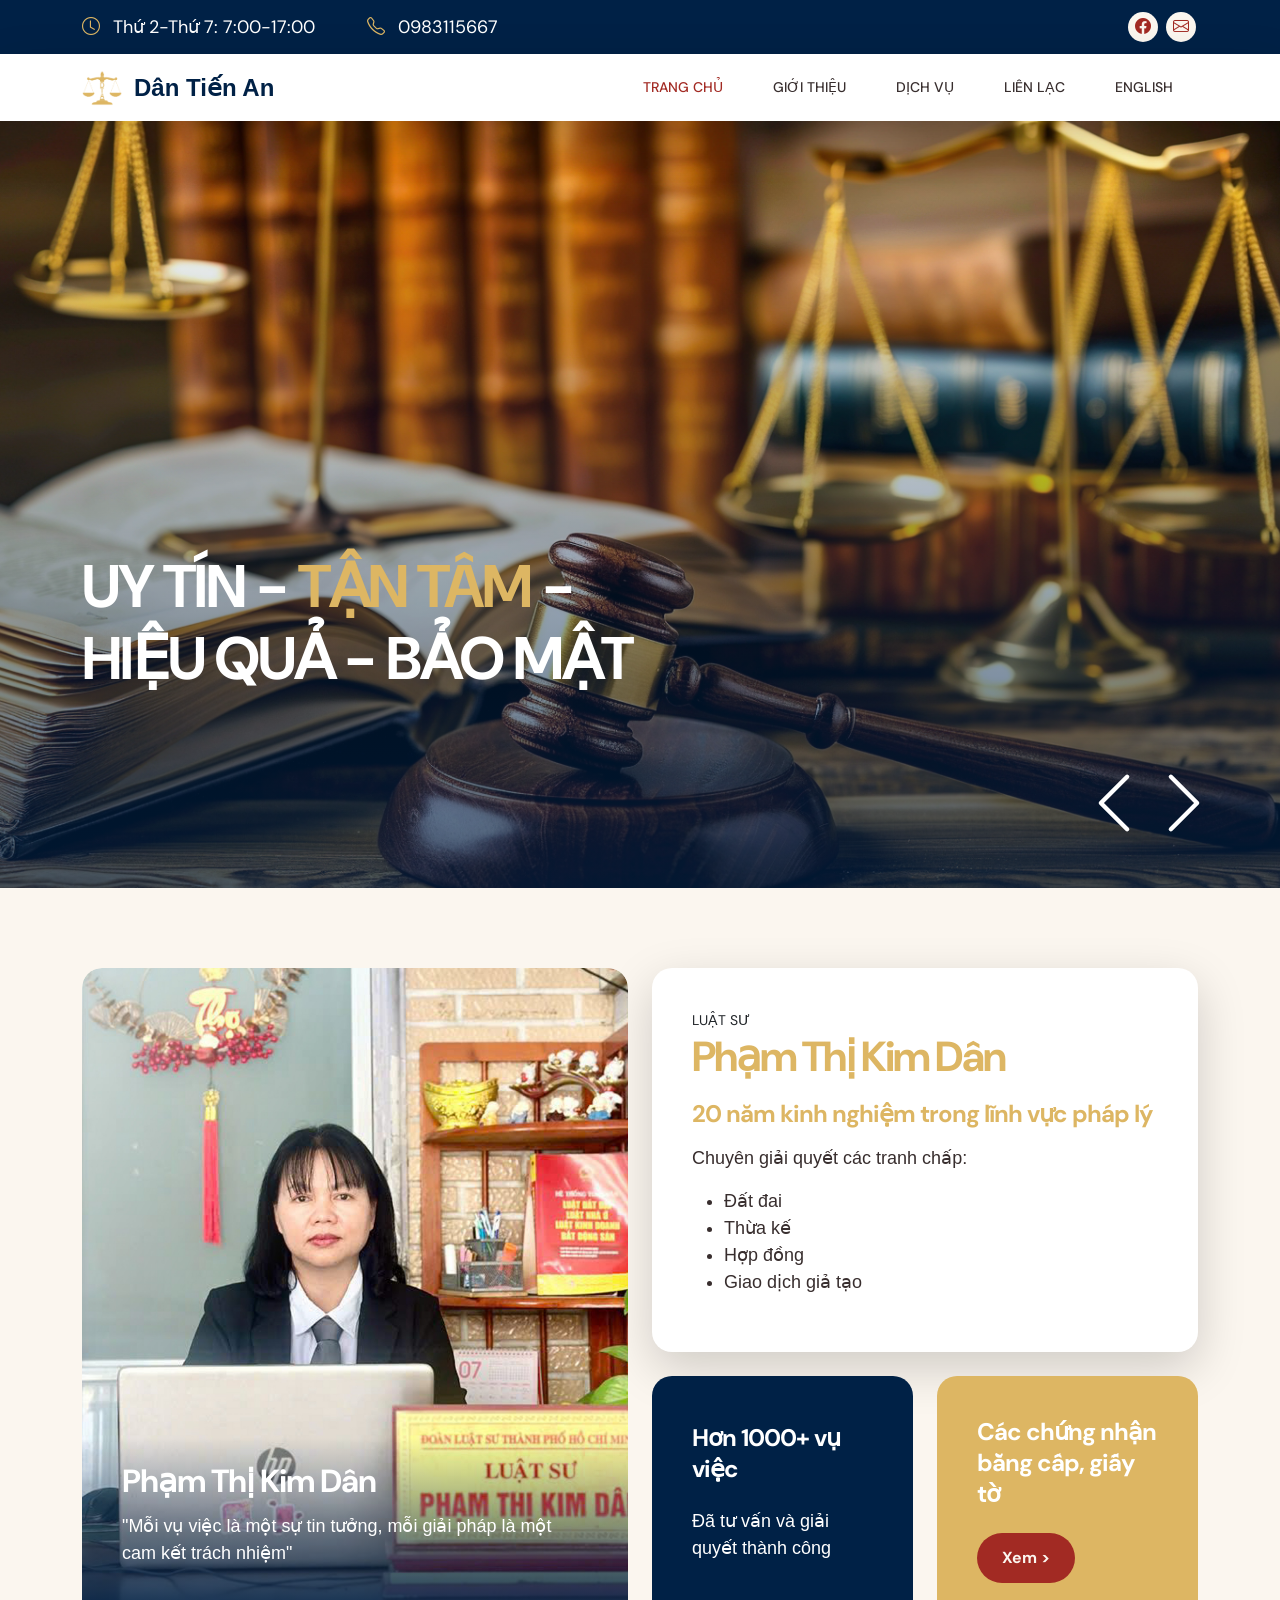
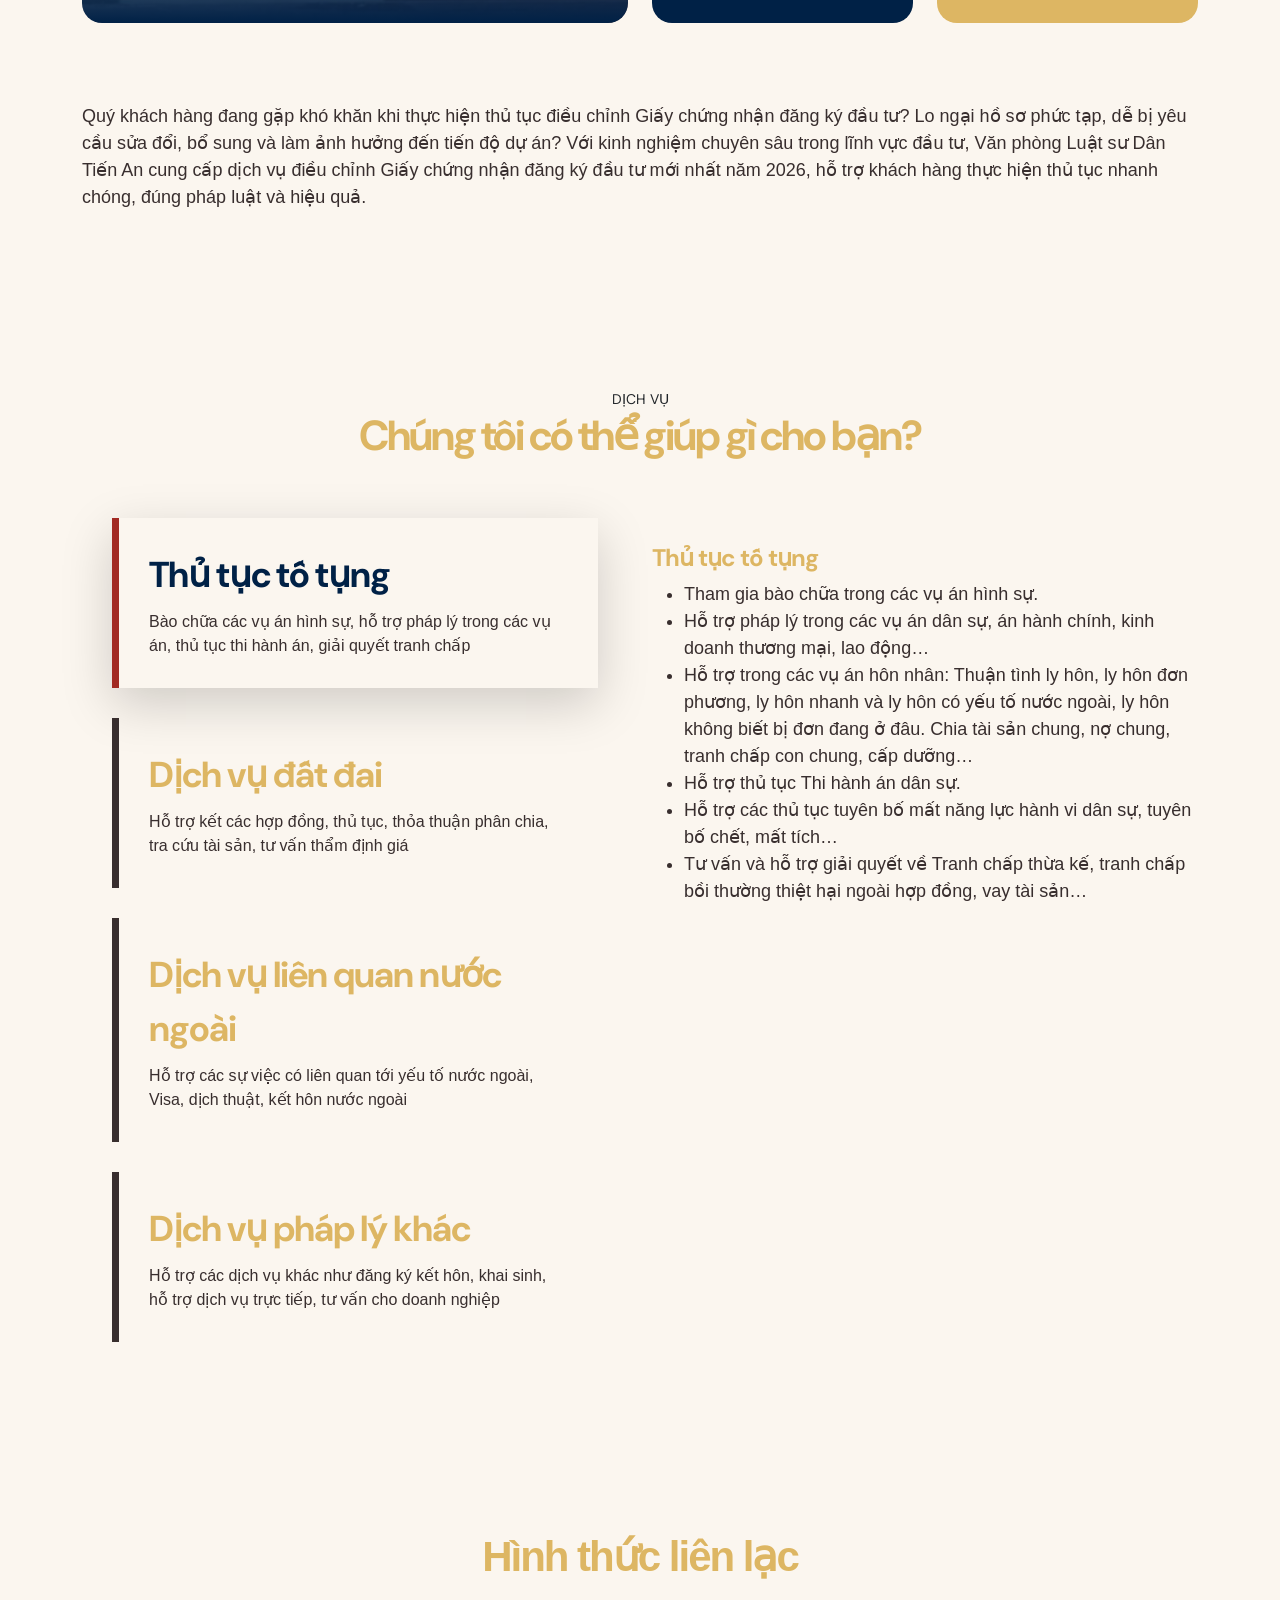
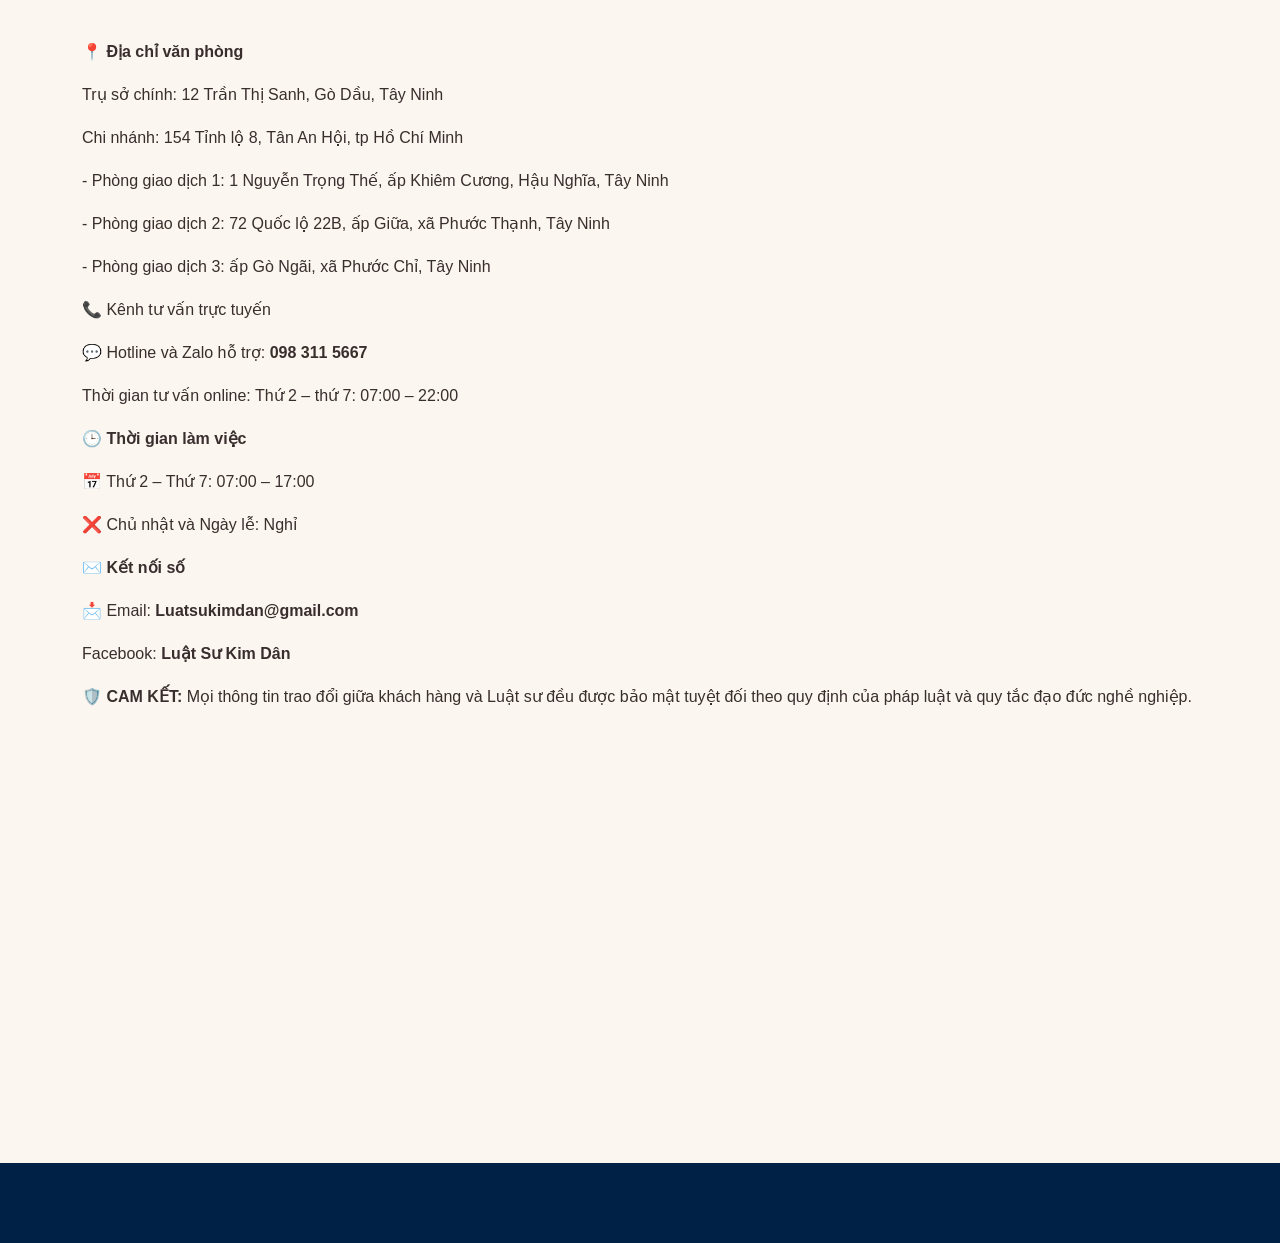
<file: index.html>
<!doctype html>
<html lang="en">
    <head>
        <meta charset="utf-8">
        <meta name="viewport" content="width=device-width, initial-scale=1">

        <meta name="description" content="">
        <meta name="author" content="Tooplate">
        <link rel="icon" href="images/logo.png">

        <title>VPLS Dân Tiến An</title>

        <!-- CSS FILES -->
        <link rel="preconnect" href="https://fonts.googleapis.com">
        
        <link rel="preconnect" href="https://fonts.gstatic.com" crossorigin>
        
        <link href="https://fonts.googleapis.com/css2?family=DM+Sans:wght@400;500;700&display=swap" rel="stylesheet">

        <link href="css/bootstrap.min.css" rel="stylesheet">

        <link href="css/bootstrap-icons.css" rel="stylesheet">

        <link href="css/magnific-popup.css" rel="stylesheet">

        <link href="css/tooplate-waso-strategy.css" rel="stylesheet">

        

    </head>
    
    <body id="section_1">

        <header class="site-header">
            <div class="container">
                <div class="row align-items-center">

                    <div class="col-lg-3 col-md-5 col-7">
                        <p class="text-white mb-0">
                            <i class="bi-clock site-header-icon me-2"></i>
                            Thứ 2-Thứ 7: 7:00-17:00
                        </p>
                    </div>
                    <div class="col-lg-2 col-md-3 col-5">
                        <p class="text-white mb-0">
                            <a href="tel: 0983115667" class="text-white">
                                <i class="bi-telephone site-header-icon me-2"></i>
                                0983115667
                            </a>
                        </p>
                    </div>

                    <div class="col-lg-3 col-md-3 col-12 ms-auto">
                        <ul class="social-icon">
                            <li><a href="https://www.facebook.com/dan.kim.52012/" class="social-icon-link bi-facebook"></a></li>
                            <li><a href="mailto:Luatsukimdan@gmail.com" class="social-icon-link bi-envelope"></a></li>
                        </ul>
                    </div>

                </div>
            </div>
        </header>

        <nav class="navbar navbar-expand-lg bg-white shadow-lg">
            <div class="container">

                 <a href="index.html" class="brand-container">
                    <img src="images/logo.png" alt="Logo" class="logo">
                    <span class="brand-name">Dân Tiến An</span>
                </a>

                <button class="navbar-toggler" type="button" data-bs-toggle="collapse" data-bs-target="#navbarNav" aria-controls="navbarNav" aria-expanded="false" aria-label="Toggle navigation">
                    <span class="navbar-toggler-icon"></span>
                </button>

                <div class="collapse navbar-collapse" id="navbarNav">
                    <ul class="navbar-nav ms-auto">
                        <li class="nav-item">
                            <a class="nav-link click-scroll" href="#section_1"><small class="small-title"><strong class="text-warning"></strong></small> Trang chủ</a>
                        </li>

                        <li class="nav-item">
                            <a class="nav-link click-scroll" href="#section_2"><small class="small-title"><strong class="text-warning"></strong></small> Giới thiệu</a>
                        </li>

                        <li class="nav-item">
                            <a class="nav-link click-scroll" href="#section_3"><small class="small-title"><strong class="text-warning"></strong></small> Dịch vụ</a>
                        </li>

                        <li class="nav-item">
                            <a class="nav-link click-scroll" href="#section_5"><small class="small-title"><strong class="text-warning"></strong></small> Liên lạc</a>
                        </li>
                        <li class="nav-item">
                            <a class="nav-link click-scroll" href="index-english.html"><small class="small-title"><strong class="text-warning"></strong></small> English</a>
                        </li>
                    </ul>
                <div>
                        
            </div>
        </nav>

        <main>
<!--

banner
-->
            <section class="hero">
                <div class="container-fluid h-100">
                    <div class="row h-100">

                        <div id="carouselExampleCaptions" class="carousel carousel-fade hero-carousel slide" data-bs-ride="carousel">
                            <div class="carousel-inner">
                                <div class="carousel-item active">
                                    <div class="container position-relative h-100">
                                        <div class="carousel-caption d-flex flex-column justify-content-center">


                                            <h1>UY TÍN - <span class="text-warning">TẬN TÂM </span> - HIỆU QUẢ - BẢO MẬT</h1>

                                        </div>
                                    </div>

                                    <div class="carousel-image-wrap">
                                        <img src="images/slide/banner1.jpg" class="img-fluid carousel-image" alt="">
                                    </div>
                                </div>

                                <div class="carousel-item">
                                    <div class="container position-relative h-100">
                                        <div class="carousel-caption d-flex flex-column justify-content-center">
                                           

                                            <h1>Khi quyền lợi của bạn bị ảnh hưởng <span class="text-warning"></span></h1>
                                            <h1> <span class="text-warning">Hãy để chúng tôi đồng hành cùng bạn</span></h1>

                                        </div>
                                    </div>
                                    
                                    <div class="carousel-image-wrap">
                                        <img src="images/slide/banner2.jpg" class="img-fluid carousel-image" alt="">
                                    </div>
                                </div>

                                <button class="carousel-control-prev" type="button" data-bs-target="#carouselExampleCaptions" data-bs-slide="prev">
                                    <span class="carousel-control-prev-icon" aria-hidden="true"></span>
                                    <span class="visually-hidden">Previous</span>
                                </button>

                                <button class="carousel-control-next" type="button" data-bs-target="#carouselExampleCaptions" data-bs-slide="next">
                                    <span class="carousel-control-next-icon" aria-hidden="true"></span>
                                    <span class="visually-hidden">Next</span>
                                </button>
                            </div>
                        </div>

                    </div>
                </div>
            </section>

<!--

Introduction to lawyer

-->
            <section class="about section-padding" id="section_2">
                <div class="container">
                    <div class="row">

                        <div class="col-lg-6 col-12 mb-5 mb-lg-0">
                            <div class="about-image-wrap h-100">
                                <img src="images/lawyer1.jpg" class="img-fluid about-image" alt="">

                                <div class="about-image-info">
                                    <h4 class="text-white">Phạm Thị Kim Dân</h4>

                                    <p class="text-white" style="font-family:Arial,Helvetica,sans-serif;">"Mỗi vụ việc là một sự tin tưởng, mỗi giải pháp là một cam kết trách nhiệm"</p>
                                </div>
                            </div>
                        </div>
                        

                        <div class="col-lg-6 col-12 d-flex flex-column">
                            <div class="about-thumb bg-white shadow-lg">
                                
                                <div class="about-info">
                                    <small class="small-title">Luật sư <strong class="text-warning"></strong></small>

                                    <h2 class="mb-3">Phạm Thị Kim Dân </h2>

                                    <h5 class="mb-3">20 năm kinh nghiệm trong lĩnh vực pháp lý</h5>

                                    <p style="font-family:Arial,Helvetica,sans-serif;">Chuyên giải quyết các tranh chấp:</p>

                                    <ul >
                                        <li style="font-family:Arial,Helvetica,sans-serif;">Đất đai</li>
                                        <li style="font-family:Arial,Helvetica,sans-serif;">Thừa kế</li>
                                        <li style="font-family:Arial,Helvetica,sans-serif;">Hợp đồng</li>
                                        <li style="font-family:Arial,Helvetica,sans-serif;">Giao dịch giả tạo</li>
                                    </ul>
                                        
                                </div>
                            </div>

                            <div class="row h-100">
                                <div class="col-lg-6 col-6">
                                     <div class="about-thumb d-flex flex-column justify-content-center bg-danger mb-lg-0 h-100">
                                        
                                        <div class="about-info">
                                            <h5 class="text-white mb-4">Hơn 1000+ vụ việc </h5>

                                            <p class="text-white" style="font-family:Arial,Helvetica,sans-serif;">Đã tư vấn và giải quyết thành công </p>
                                        </div>
                                    </div>
                                </div>
                                

                                <div class="col-lg-6 col-6">
                                        <div class="about-thumb d-flex flex-column justify-content-center bg-warning mb-lg-0 h-100">
                                        
                                        <div class="about-info">
                                            <h5 class="text-white mb-4">Các chứng nhận bằng cấp, giấy tờ</h5>

                                            <a class="custom-btn btn custom-bg-primary" href="certificates.html">Xem ></a>
                                        </div>
                                    </div>

                                </div>
                            </div>
                        </div>
                        <div style="padding-top: 80px; font-family:Arial,Helvetica,sans-serif;">  
                            <p style="font-family:Arial,Helvetica,sans-serif;">Quý khách hàng đang gặp khó khăn khi thực hiện thủ tục điều chỉnh Giấy chứng nhận đăng ký đầu tư? Lo ngại hồ sơ phức tạp, dễ bị yêu cầu sửa đổi, bổ sung và làm ảnh hưởng đến tiến độ dự án? Với kinh nghiệm chuyên sâu trong lĩnh vực đầu tư, Văn phòng Luật sư Dân Tiến An cung cấp dịch vụ điều chỉnh Giấy chứng nhận đăng ký đầu tư mới nhất năm 2026, hỗ trợ khách hàng thực hiện thủ tục nhanh chóng, đúng pháp luật và hiệu quả.</p>
                        </div>  
                    </div>
                </div>
            </section>

            <!--

Services

-->
            <section class="services section-padding" id="section_3">
                <div class="container">
                    <div class="row">
            <!--

dich vu

-->
                        <div class="col-lg-10 col-12 text-center mx-auto mb-5">
                            <small class="small-title" >Dịch vụ<strong class="text-warning"></strong></small>

                            <h2>Chúng tôi có thể giúp gì cho bạn?</h2>

                        </div>

                                    <!--

end dich vu

-->

                        <div class="col-lg-6 col-12">
                            <nav>
                                <div class="nav nav-tabs flex-column align-items-baseline" id="nav-tab" role="tablist">
                                    <button class="nav-link active" id="nav-business-tab" data-bs-toggle="tab" data-bs-target="#nav-business" type="button" role="tab" aria-controls="nav-business" aria-selected="true">
                                        <h3>Thủ tục tố tụng</h3>

                                        <span style="font-family:Arial,Helvetica,sans-serif;">Bào chữa các vụ án hình sự, hỗ trợ pháp lý trong các vụ án, thủ tục thi hành án, giải quyết tranh chấp</span>
                                    </button>

                                    <button class="nav-link" id="nav-strategy-tab" data-bs-toggle="tab" data-bs-target="#nav-strategy" type="button" role="tab" aria-controls="nav-strategy" aria-selected="false">
                                        <h3>Dịch vụ đất đai</h3>
                                        
                                        <span style="font-family:Arial,Helvetica,sans-serif;">Hỗ trợ kết các hợp đồng, thủ tục, thỏa thuận phân chia, tra cứu tài sản, tư vấn thẩm định giá</span>
                                    </button>

                                    <button class="nav-link" id="nav-video-tab" data-bs-toggle="tab" data-bs-target="#nav-video" type="button" role="tab" aria-controls="nav-video" aria-selected="false">
                                        <h3>Dịch vụ liên quan nước ngoài</h3>
                                        
                                        <span style="font-family:Arial,Helvetica,sans-serif;">Hỗ trợ các sự việc có liên quan tới yếu tố nước ngoài, Visa, dịch thuật, kết hôn nước ngoài</span>
                                    </button>
                                     <button class="nav-link" id="nav-other-tab" data-bs-toggle="tab" data-bs-target="#nav-other" type="button" role="tab" aria-controls="nav-other" aria-selected="false">
                                        <h3>Dịch vụ pháp lý khác</h3>
                                        
                                        <span style="font-family:Arial,Helvetica,sans-serif;">Hỗ trợ các dịch vụ khác như đăng ký kết hôn, khai sinh, hỗ trợ dịch vụ trực tiếp, tư vấn cho doanh nghiệp</span>
                                    </button>
                                </div>
                            </nav>
                        </div>

                        <div class="col-lg-6 col-12">
                            <div class="tab-content" id="nav-tabContent">
                                <div class="tab-pane fade show active" id="nav-business" role="tabpanel" aria-labelledby="nav-intro-tab">
                                    <!-- <img src="images/services/hotroLyhon.jpg" class="img-fluid" alt=""> -->

                                    <h5 class="mt-4 mb-2">Thủ tục tố tụng</h5>

                                    <ul style="font-family:Arial,Helvetica,sans-serif;">
                                        <li>Tham gia bào chữa trong các vụ án hình sự.</li>
                                        <li>Hỗ trợ pháp lý trong các vụ án dân sự, án hành chính, kinh doanh thương mại, lao động…</li>
                                        <li>Hỗ trợ trong các vụ án hôn nhân: Thuận tình ly hôn, ly hôn đơn phương, ly hôn nhanh và ly hôn có yếu tố nước ngoài, ly hôn không biết bị đơn đang ở đâu. Chia tài sản chung, nợ chung, tranh chấp con chung, cấp dưỡng…</li>
                                        <li>Hỗ trợ thủ tục Thi hành án dân sự.</li>
                                        <li>Hỗ trợ các thủ tục tuyên bố mất năng lực hành vi dân sự, tuyên bố chết, mất tích…</li>
                                        <li>Tư vấn và hỗ trợ giải quyết về Tranh chấp thừa kế, tranh chấp bồi thường thiệt hại ngoài hợp đồng, vay tài sản…</li>
                                    </ul>

                                </div>

                                <div class="tab-pane fade show" id="nav-strategy" role="tabpanel" aria-labelledby="nav-strategy-tab">
                                    <img src="images/services/hotroBatdongsan.jpg" class="img-fluid" alt="">

                                    <h5 class="mt-4 mb-2" >Dịch vụ đất đai</h5>

                                    <!-- <div class="row">
                                        <div class="col-lg-6 col-12">
                                            <p style="font-family:Arial,Helvetica,sans-serif;">Hỗ trợ</p>
                                        </div>
                                            
                                        <div class="col-lg-6 col-12">
                                            <p style="font-family:Arial,Helvetica,sans-serif;">Lorem ipsum </p>
                                        </div>
                                    </div> -->
                                    <ul style="font-family:Arial,Helvetica,sans-serif;">
                                        <li>Soạn thảo và hỗ trợ ký kết các hợp đồng: Đặt cọc, chuyển nhượng, tặng cho, cầm cố, thế chấp quyền sử dụng đất.</li>
                                        <li>Hỗ trợ thủ tục tách thửa, nhập thửa, chuyển bản đồ lưới…</li>
                                        <li>Hỗ trợ thủ tục thỏa thuận phân chia di sản thừa kế, lập di chúc.</li>
                                        <li>Hỗ trợ thủ tục cập nhật hiện trạng, cấp mới, cấp đổi…</li>
                                        <li>Hỗ trợ tra cứu tài sản tranh chấp, kiểm tra quy hoạch…</li>
                                        <li>Tư vấn đo đạc, thẩm định giá, thu thập tài liệu, chứng cứ (thừa phát lại)…</li>
                                    </ul>
                                </div>
                                <div class="tab-pane fade show" id="nav-video" role="tabpanel" aria-labelledby="nav-video-tab">
                                    <!-- <img src="images/services/thutucKhaisinh.jpg" class="img-fluid" alt=""> -->

                                    <h5 class="mt-4 mb-2">Dịch vụ liên quan nước ngoài</h5>

                                    <ul style="font-family:Arial,Helvetica,sans-serif;">
                                        <li>Gia hạn visa, miễn thị thực, hợp pháp hóa lãnh sự…</li>
                                        <li>Nhận hồ sơ dịch thuật văn bản.</li>
                                        <li>Đăng ký kết hôn có yếu tố nước ngoài.</li>
                                    </ul>

                                    
                                </div>


                                <div class="tab-pane fade show" id="nav-other" role="tabpanel" aria-labelledby="nav-video-tab">
                                    <img src="images/services/thutucKhaisinh.jpg" class="img-fluid" alt="">

                                    <h5 class="mt-4 mb-2">Dịch vụ pháp lý khác</h5>

                                    <ul style="font-family:Arial,Helvetica,sans-serif;">
                                        <li>Hỗ trợ đăng ký kết hôn, đăng ký khai sinh, công nhận hoặc không công nhận cha mẹ con…</li>
                                        <li>Hỗ trợ dịch vụ hành chính công trực tuyến.</li>
                                        <li>Tư vấn đầu tư và pháp lý cho doanh nghiệp.</li>
                                        <li>Hỗ trợ đăng ký kinh doanh, đăng ký thành lập doanh nghiệp…</li>
                                    </ul>

                                </div>
                                


                            </div>
                        </div>
<!--
                <div class="container">
                    <div class="row">

                        <div class="col-lg-10 col-12 text-center mx-auto mb-5">
                            <small class="small-title">--- <strong class="text-warning"></strong></small>

                            <h2>Các lĩnh vực khác</h2>
                        </div>
                                   

                        <div class="col-lg-4 col-12">
                            <div class="projects-thumb projects-thumb-small">
                                
                                    <img src="images/projects/tempt1.jpg" class="img-fluid projects-image" alt="">
                                    
                                    <div class="projects-info">
                                        <div class="projects-title-wrap">
                                           
                                            

                                            <h2 class="projects-title">linhvuc</h2>
                                        </div>

                                    </div>
                                </a>
                            </div>
                        </div>

                        <div class="col-lg-4 col-12">
                            <div class="projects-thumb projects-thumb-small">
                                
                                    <img src="images/projects/tempt1.jpg" class="img-fluid projects-image" alt="">
                                    
                                    <div class="projects-info">
                                        <div class="projects-title-wrap">
                                           
       

                                            <h2 class="projects-title">linhvuc</h2>
                                        </div>

                                    </div>
                                </a>
                            </div>
                        </div>

                        <div class="col-lg-4 col-12">
                            <div class="projects-thumb projects-thumb-small">
                                
                                    <img src="images/projects/tempt1.jpg" class="img-fluid projects-image" alt="">
                                    
                                    <div class="projects-info">
                                        <div class="projects-title-wrap">
                                            
       

                                            <h2 class="projects-title">linhvuc</h2>
                                        </div>

                                    </div>
                                </a>
                            </div>
                        </div>

                        <div class="col-lg-4 col-12">
                            <div class="projects-thumb projects-thumb-small">
                                
                                    <img src="images/projects/tempt1.jpg" class="img-fluid projects-image" alt="">
                                    
                                    <div class="projects-info">
                                        <div class="projects-title-wrap">
                                            
       

                                            <h2 class="projects-title">linhvuc</h2>
                                        </div>

                                    </div>
                                </a>
                            </div>
                        </div>

                        <div class="col-lg-4 col-12">
                            <div class="projects-thumb projects-thumb-small">
                                
                                    <img src="images/projects/tempt1.jpg" class="img-fluid projects-image" alt="">
                                    
                                    <div class="projects-info">
                                        <div class="projects-title-wrap">
                                            
       

                                            <h2 class="projects-title">linhvuc</h2>
                                        </div>

                                    </div>
                                </a>
                            </div>
                        </div>

                        <div class="col-lg-4 col-12">
                            <div class="projects-thumb projects-thumb-small">
                                
                                    <img src="images/projects/tempt1.jpg" class="img-fluid projects-image" alt="">
                                    
                                    <div class="projects-info">
                                        <div class="projects-title-wrap">
                                            
                                        <h2 class="projects-title">linhvuc</h2>
                                        </div>
                                        -->

                                    </div>
                                </a>
                            </div>
                        </div>
                    </div>
                </div>

                        

                    </div>
                </div>
            </section>

            <section class="projects section-padding pb-0" id="section_4">
                <div class="container">
                    <div class="row">

                        <div class="col-lg-10 col-12 text-center mx-auto mb-5">
                            <small class="small-title"> <strong class="text-warning"></strong></small>

                            <h2 style="font-family:Arial,Helvetica,sans-serif;">Hình thức liên lạc</h2>
                        </div>
                            
                                                    
                            <p style="text-align: justify;"><span style="font-size:16px;"><span style="font-family:Arial,Helvetica,sans-serif;">📍<strong> Địa chỉ văn phòng</strong></span></span></p>

                            <p style="text-align: justify;"><span style="font-size:16px;"><span style="font-family:Arial,Helvetica,sans-serif;">Trụ sở chính:
12 Trần Thị Sanh, Gò Dầu, Tây Ninh</span></span></p>
                            <p style="text-align: justify;"><span style="font-size:16px;"><span style="font-family:Arial,Helvetica,sans-serif;">Chi nhánh:
154 Tỉnh lộ 8, Tân An Hội, tp Hồ Chí Minh</span></span></p>
                            <p style="text-align: justify;"><span style="font-size:16px;"><span style="font-family:Arial,Helvetica,sans-serif;"> - Phòng giao dịch 1:
1 Nguyễn Trọng Thế, ấp Khiêm Cương, Hậu Nghĩa, Tây Ninh</span></span></p>
                            <p style="text-align: justify;"><span style="font-size:16px;"><span style="font-family:Arial,Helvetica,sans-serif;"> - Phòng giao dịch 2:
72 Quốc lộ 22B, ấp Giữa, xã Phước Thạnh, Tây Ninh</span></span></p>
                            <p style="text-align: justify;"><span style="font-size:16px;"><span style="font-family:Arial,Helvetica,sans-serif;"> - Phòng giao dịch 3:
ấp Gò Ngãi, xã Phước Chỉ, Tây Ninh</span></span></p>

                            <p style="text-align: justify;"><span style="font-size:16px;"><span style="font-family:Arial,Helvetica,sans-serif;">📞 Kênh tư vấn trực tuyến</span></span></p>

                            <p style="text-align: justify;"><span style="font-size:16px;"><span style="font-family:Arial,Helvetica,sans-serif;">💬 Hotline và Zalo hỗ trợ: <span ><strong>098 311 5667</strong></span></span></span></p>
                            <p style="text-align: justify;"><span style="font-size:16px;"><span style="font-family:Arial,Helvetica,sans-serif;"> Thời gian tư vấn online: Thứ 2 – thứ 7: 07:00 – 22:00</span></span></p>


                            <p style="text-align: justify;"><span style="font-size:16px;"><span style="font-family:Arial,Helvetica,sans-serif;">🕒 <strong>Thời gian làm việc</strong></span></span></p>

                            <p style="text-align: justify;"><span style="font-size:16px;"><span style="font-family:Arial,Helvetica,sans-serif;">📅 Thứ 2 – Thứ 7: 07:00 – 17:00</span></span></p>

                            <p style="text-align: justify;"><span style="font-size:16px;"><span style="font-family:Arial,Helvetica,sans-serif;">❌ Chủ nhật và Ngày lễ: Nghỉ</span></span></p>

                            <p style="text-align: justify;"><span style="font-size:16px;"><span style="font-family:Arial,Helvetica,sans-serif;">✉️<strong> Kết nối số</strong></span></span></p>

                            <p style="text-align: justify;"><span style="font-size:16px;"><span style="font-family:Arial,Helvetica,sans-serif;">📩 Email: <strong>Luatsukimdan@gmail.com</strong></span></span></p>

                            <p style="text-align: justify;"><span style="font-size:16px;"><span style="font-family:Arial,Helvetica,sans-serif;">Facebook: <strong>Luật Sư Kim Dân</strong></span></span></p>

                            
                            </div>
                            <p style="text-align: justify;"><span style="font-size:16px;"><span style="font-family:Arial,Helvetica,sans-serif;">🛡️ <strong>CAM KẾT:</strong> Mọi thông tin trao đổi giữa khách hàng và Luật sư đều được bảo mật tuyệt đối theo quy định của pháp luật và quy tắc đạo đức nghề nghiệp.</span></span></p>
                    </div>
                </div>
            </section>

            <section id="google-map" style="padding-top: 80px;">
          <iframe src="https://www.google.com/maps/embed?pb=!1m18!1m12!1m3!1d3915.3553242087073!2d106.2638324!3d11.086873499999998!2m3!1f0!2f0!3f0!3m2!1i1024!2i768!4f13.1!3m3!1m2!1s0x310b3b006488552b%3A0x3d591f6a940e6b2a!2zVsSDbiBwaMOybmcgbHXhuq10IHPGsCBEw6JuIFRp4bq_biBBbg!5e0!3m2!1svi!2s!4v1781378113532!5m2!1svi!2s" width="100%" height="350" frameborder="0" style="border:0" allowfullscreen></iframe>
     </section>           

        </main>

        <footer class="site-footer">
            <div class="container">
                <!-- <div class="row">
                        
                    <div class="col-lg-6 col-12">
                        <div class="site-footer-wrap d-flex align-items-center">
                            <p class="copyright-text mb-0 me-4">Copyright © 2036 Waso Strategy Co., Ltd.</p>
                            
                        </div>
                    </div>
                    
                    <div class="col-lg-6 col-12">
                    	<p class="copyright-text mb-0 me-4">Waso HTML Template is designed by Tooplate</p>
                    </div>

                </div> -->
            </div>
        </footer>

        <!-- JAVASCRIPT FILES -->
        <script src="js/jquery.min.js"></script>
        <script src="js/bootstrap.min.js"></script>
        <script src="js/jquery.sticky.js"></script>
        <script src="js/jquery.magnific-popup.min.js"></script>
        <script src="js/magnific-popup-options.js"></script>
        <script src="js/click-scroll.js"></script>
        <script src="js/custom.js"></script>

    </body>
</html>
</file>
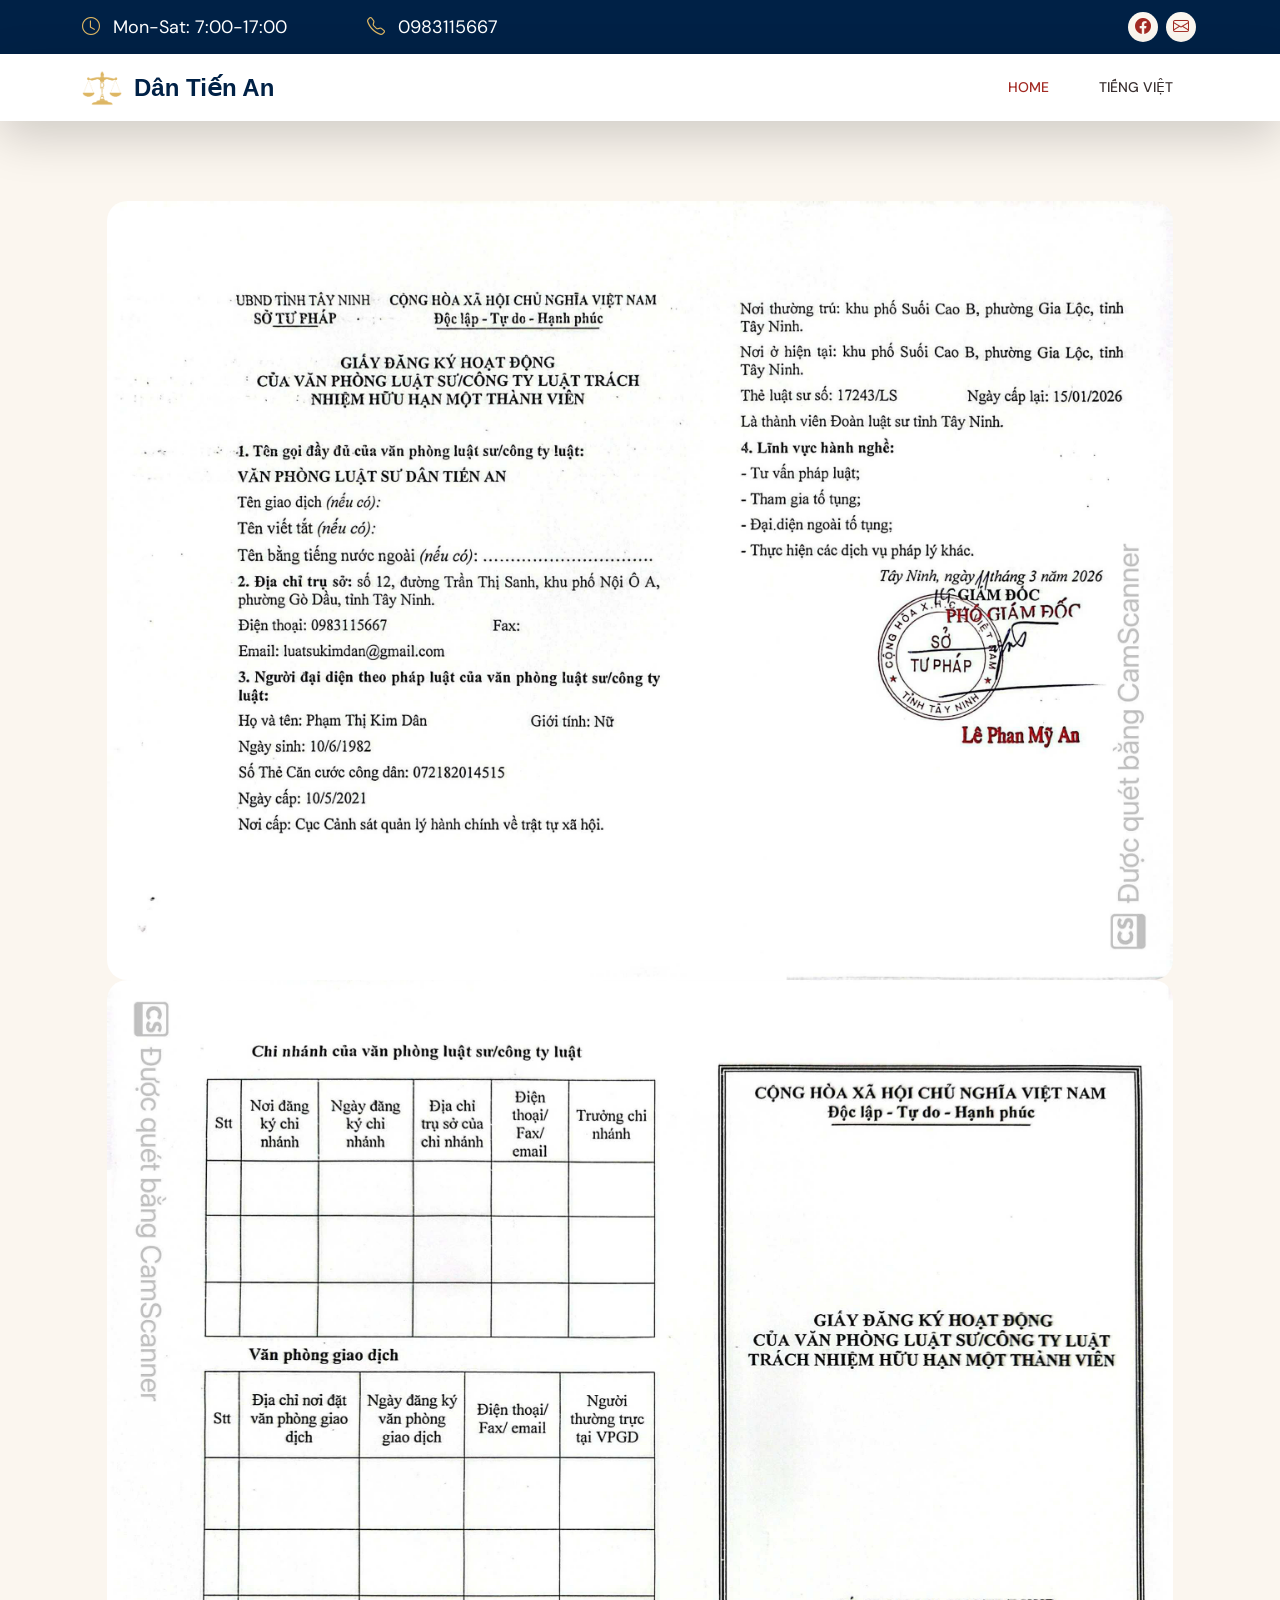
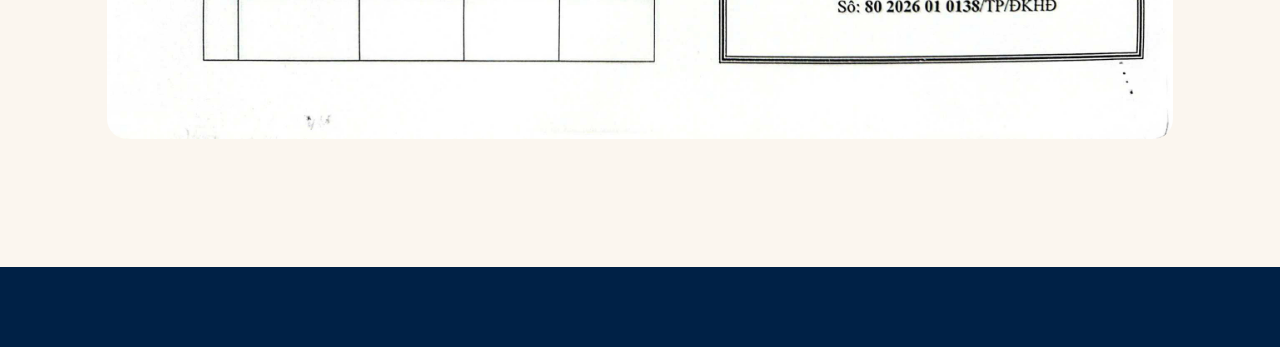
<file: certificates-english.html>
<!doctype html>
<html lang="en">
    <head>
        <meta charset="utf-8">
        <meta name="viewport" content="width=device-width, initial-scale=1">

        <meta name="description" content="">
        <meta name="author" content="Tooplate">
        <link rel="icon" href="images/logo.png">

        <title>Dan Tien An Law Firm</title>

        <!-- CSS FILES -->
        <link rel="preconnect" href="https://fonts.googleapis.com">
        
        <link rel="preconnect" href="https://fonts.gstatic.com" crossorigin>
        
        <link href="https://fonts.googleapis.com/css2?family=DM+Sans:wght@400;500;700&display=swap" rel="stylesheet">

        <link href="css/bootstrap.min.css" rel="stylesheet">

        <link href="css/bootstrap-icons.css" rel="stylesheet">

        <link href="css/magnific-popup.css" rel="stylesheet">

        <link href="css/tooplate-waso-strategy.css" rel="stylesheet">
        

    </head>
    
    <body id="section_1">

        <header class="site-header">
            <div class="container">
                <div class="row align-items-center">

                    <div class="col-lg-3 col-md-5 col-7">
                        <p class="text-white mb-0">
                            <i class="bi-clock site-header-icon me-2"></i>
                            Mon-Sat: 7:00-17:00
                        </p>
                    </div>
                    <div class="col-lg-2 col-md-3 col-5">
                        <p class="text-white mb-0">
                            <a href="tel: 0983115667" class="text-white">
                                <i class="bi-telephone site-header-icon me-2"></i>
                                0983115667
                            </a>
                        </p>
                    </div>

                    <div class="col-lg-3 col-md-3 col-12 ms-auto">
                        <ul class="social-icon">
                            <li><a href="https://www.facebook.com/dan.kim.52012/" class="social-icon-link bi-facebook"></a></li>
                            <li><a href="mailto:Luatsukimdan@gmail.com" class="social-icon-link bi-envelope"></a></li>
                        </ul>
                    </div>

                </div>
            </div>
        </header>

        <nav class="navbar navbar-expand-lg bg-white shadow-lg">
            <div class="container">

                 <a href="index-english.html" class="brand-container">
                    <img src="images/logo.png" alt="Logo" class="logo">
                    <span class="brand-name">Dân Tiến An</span>
                </a>

                <button class="navbar-toggler" type="button" data-bs-toggle="collapse" data-bs-target="#navbarNav" aria-controls="navbarNav" aria-expanded="false" aria-label="Toggle navigation">
                    <span class="navbar-toggler-icon"></span>
                </button>

                <div class="collapse navbar-collapse" id="navbarNav">
                    <ul class="navbar-nav ms-auto">
                    <ul class="navbar-nav ms-auto">
                        <li class="nav-item">
                            <a class="nav-link " href="index-english.html"><small class="small-title"><strong class="text-warning"></strong></small> Home</a>
                        </li>

                        <li class="nav-item">
                            <a class="nav-link " href="certificates.html"><small class="small-title"><strong class="text-warning"></strong></small> Tiếng Việt</a>
                        </li>
                    </ul>
                    </ul>
                <div>
                        
            </div>
        </nav>

        <main>
            <section class="projects section-padding">
                <div class="col-lg-10 col-12 mx-auto mb-5">
                            
                    <img class="about-image" src="images/certificate2.jpg" alt="">
                    <img class="about-image" src="images/certificate1.jpg" alt="">
                            
                </div>



                <!-- <div class="container">
                    <div class="row">

                        <div class="col-lg-10 col-12 mb-5">
                            <h2 class="mb-3">Brands we've crafted so far</h2>

                            <p>Waso Strategy is a Bootstrap 5 HTML template for your business. You may use this template for any purpose. You may not redistribute the template ZIP file on any other website.</p>

                            <p>You may support a little PayPal donation to Tooplate by visiting our <a href="https://www.tooplate.com/contact">contact page</a>. Thank you.</p>
                        </div>

                        <div class="col-lg-6 col-12 mb-5">
                            <img src="images/projects/pj-gal-szabo-CIXXIWxxec4-unsplash.jpg" class="img-fluid projects-image" alt="">

                            <h2 class="mt-3 mb-1">Ways to start a project</h2>

                            <p>Mauris in convallis nunc, non facilisis arcu. Nunc sapien interdum at diam, aliquam Lorem ipsum Sed eiusmod esse aliqua sed incididunt aliqua incididunt mollit id et sit proident dolor nulla.</p>

                            <p>Lorem ipsum dolor sit amet, consectetur adipiscing elit, sed do eiusmod tempor incididunt ut dolore</p>
                        </div>

                        <div class="col-lg-6 col-12 mb-5">
                            <img src="images/projects/team-fredi-FN3vmVee2sI-unsplash.jpg" class="img-fluid projects-image" alt="">

                            <h2 class="mt-3 mb-1">Strategies for next move</h2>

                            <p>Mauris in convallis nunc, non facilisis arcu. Nunc sapien interdum at diam, aliquam Lorem ipsum Sed eiusmod esse aliqua sed incididunt aliqua incididunt mollit id et sit proident dolor nulla.</p>

                            <p>Lorem ipsum dolor sit amet, consectetur adipiscing elit, sed do eiusmod tempor incididunt ut dolore</p>
                        </div>

                        <div class="col-lg-4 col-12">
                            <img src="images/projects/vmsign-x9yGe7wnvKQ-unsplash.jpg" class="img-fluid projects-image" alt="">

                            <h3 class="mt-3 mb-1">Banana Team</h3>

                            <p>Mauris in convallis nunc, non facilisis arcu. Nunc sapien interdum at diam, aliquam Lorem ipsum Sed eiusmod.</p>
                        </div>

                        <div class="col-lg-4 col-12 my-lg-0 my-5">
                            <img src="images/projects/elena-baidak-pz69kY0UQuQ-unsplash.jpg" class="img-fluid projects-image" alt="">

                            <h3 class="mt-3 mb-1">Meeting Time</h3>

                            <p>Sed eiusmod esse aliqua sed incididunt aliqua incididunt mollit id et sit proident dolor. That is the new way to start a business.</p>
                        </div>

                        <div class="col-lg-4 col-12">
                            <img src="images/projects/tangerine-newt-AKH4OVEmILc-unsplash.jpg" class="img-fluid projects-image" alt="">

                            <h3 class="mt-3 mb-1">Avocado Work</h3>

                            <p>You may want to visit Too CSS blog for latest collections of Bootstrap Templates. Please tell your friends about our website. Thank you.</p>
                        </div>

                    </div>
                </div> -->
            </section>

        </main>

        <footer class="site-footer">
            <div class="container">
                <!-- <div class="row">
                        
                    <div class="col-lg-6 col-12">
                        <div class="site-footer-wrap d-flex align-items-center">
                            <p class="copyright-text mb-0 me-4">Copyright © 2036 Waso Strategy Co., Ltd.</p>
                            
                        </div>
                    </div>
                    
                    <div class="col-lg-6 col-12">
                    	<p class="copyright-text mb-0 me-4">Waso HTML Template is designed by <a href="https://www.tooplate.com/" target="_blank">Tooplate</a></p>
                    </div>
                    
                </div> -->
            </div>
        </footer>

        <!-- JAVASCRIPT FILES -->
        <script src="js/jquery.min.js"></script>
        <script src="js/bootstrap.min.js"></script>
        <script src="js/jquery.sticky.js"></script>
        <script src="js/jquery.magnific-popup.min.js"></script>
        <script src="js/magnific-popup-options.js"></script>
        <script src="js/click-scroll.js"></script>
        <script src="js/custom.js"></script>

    </body>
</html>
</file>
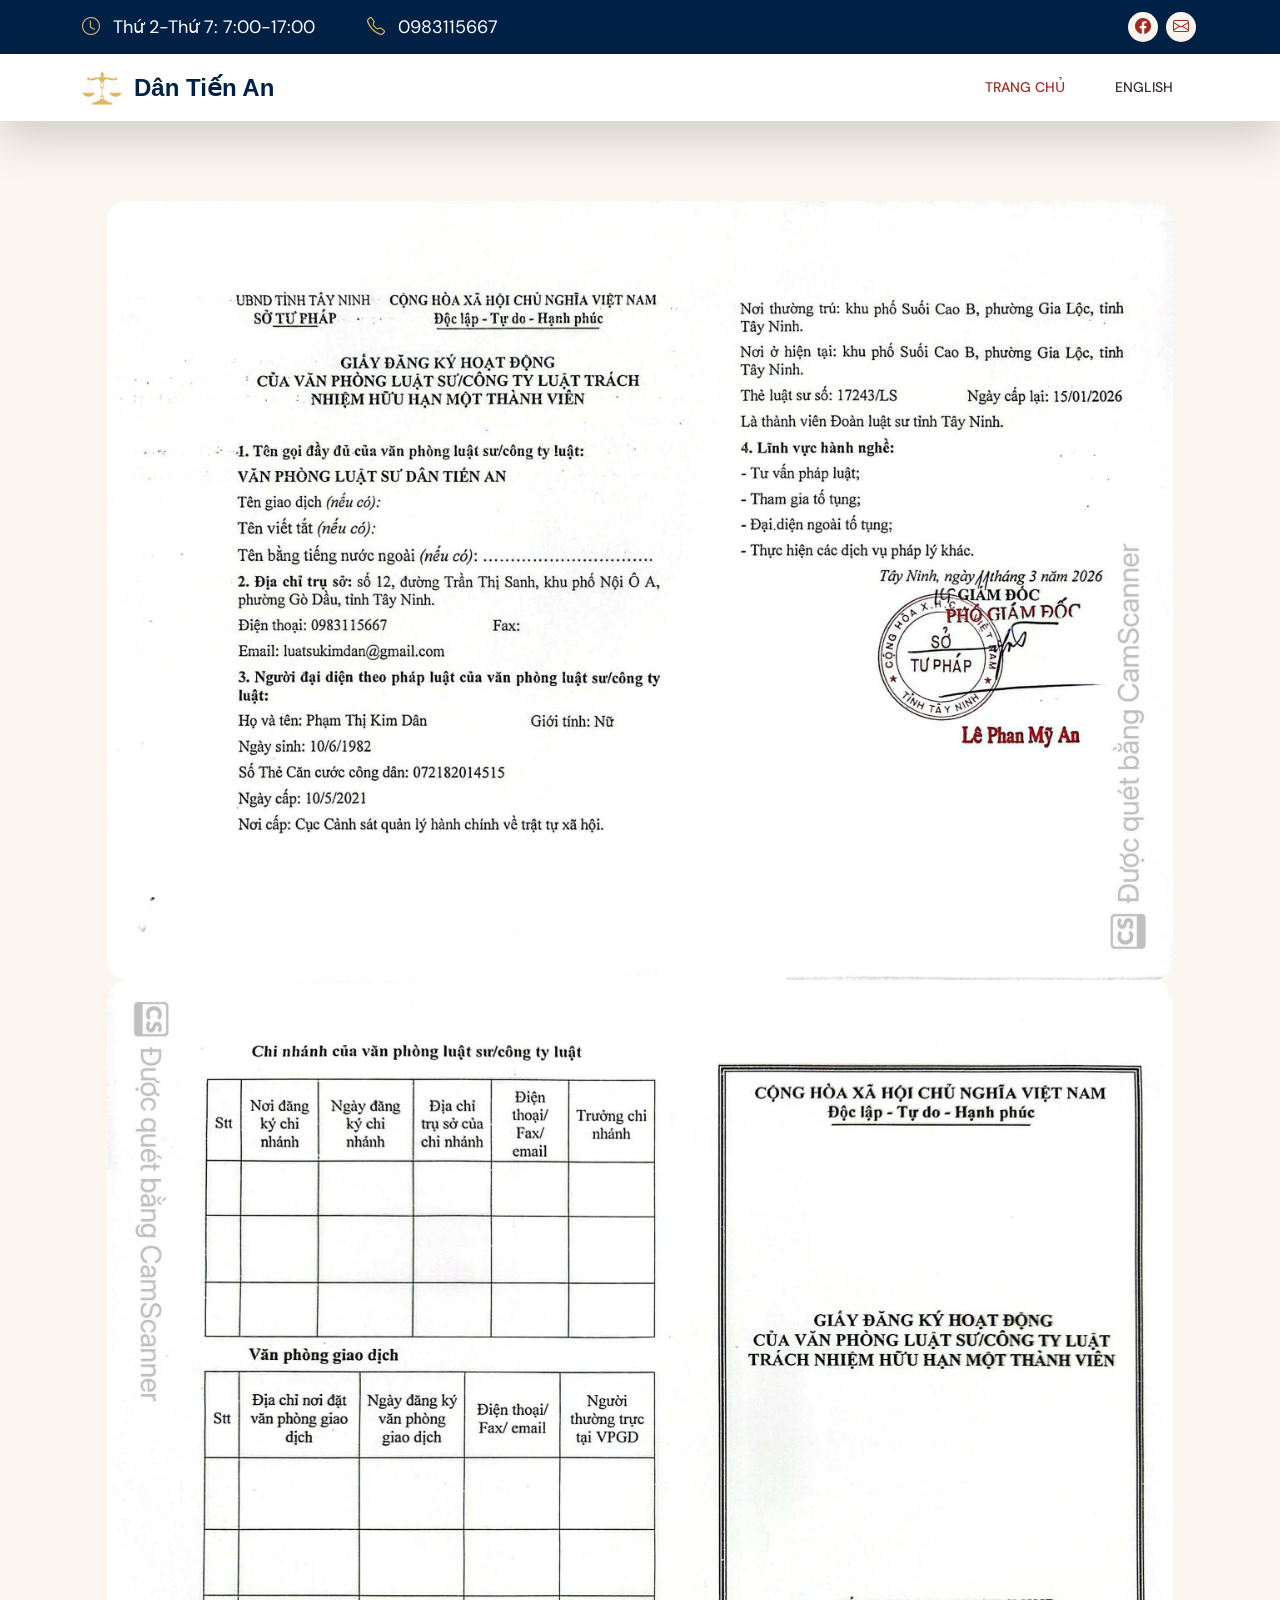
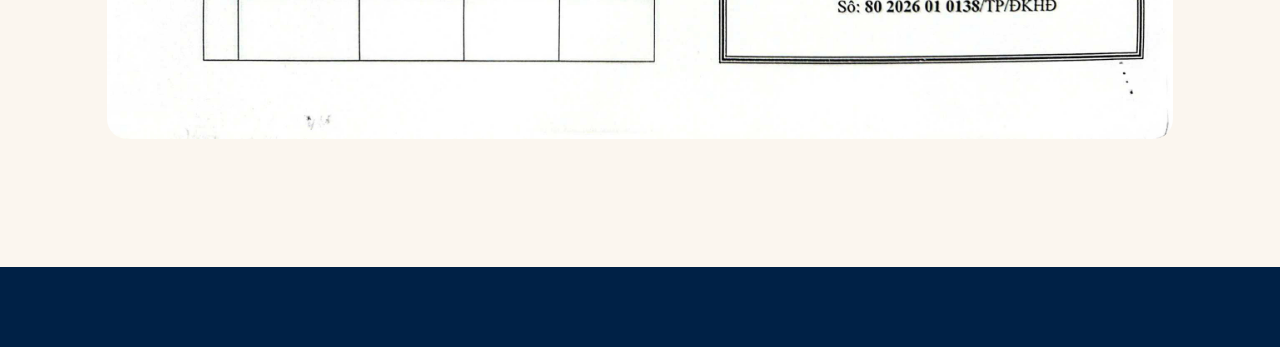
<file: certificates.html>
<!doctype html>
<html lang="en">
    <head>
        <meta charset="utf-8">
        <meta name="viewport" content="width=device-width, initial-scale=1">

        <meta name="description" content="">
        <meta name="author" content="Tooplate">
        <link rel="icon" href="images/logo.png">

        <title>VPLS Dân Tiến An</title>

        <!-- CSS FILES -->
        <link rel="preconnect" href="https://fonts.googleapis.com">
        
        <link rel="preconnect" href="https://fonts.gstatic.com" crossorigin>
        
        <link href="https://fonts.googleapis.com/css2?family=DM+Sans:wght@400;500;700&display=swap" rel="stylesheet">

        <link href="css/bootstrap.min.css" rel="stylesheet">

        <link href="css/bootstrap-icons.css" rel="stylesheet">

        <link href="css/magnific-popup.css" rel="stylesheet">

        <link href="css/tooplate-waso-strategy.css" rel="stylesheet">
        

    </head>
    
    <body id="section_1">

        <header class="site-header">
            <div class="container">
                <div class="row align-items-center">

                    <div class="col-lg-3 col-md-5 col-7">
                        <p class="text-white mb-0">
                            <i class="bi-clock site-header-icon me-2"></i>
                            Thứ 2-Thứ 7: 7:00-17:00
                        </p>
                    </div>
                    <div class="col-lg-2 col-md-3 col-5">
                        <p class="text-white mb-0">
                            <a href="tel: 0983115667" class="text-white">
                                <i class="bi-telephone site-header-icon me-2"></i>
                                0983115667
                            </a>
                        </p>
                    </div>

                    <div class="col-lg-3 col-md-3 col-12 ms-auto">
                        <ul class="social-icon">
                            <li><a href="https://www.facebook.com/dan.kim.52012/" class="social-icon-link bi-facebook"></a></li>
                            <li><a href="mailto:Luatsukimdan@gmail.com" class="social-icon-link bi-envelope"></a></li>
                        </ul>
                    </div>

                </div>
            </div>
        </header>

        <nav class="navbar navbar-expand-lg bg-white shadow-lg">
            <div class="container">

                 <a href="index.html" class="brand-container">
                    <img src="images/logo.png" alt="Logo" class="logo">
                    <span class="brand-name">Dân Tiến An</span>
                </a>

                <button class="navbar-toggler" type="button" data-bs-toggle="collapse" data-bs-target="#navbarNav" aria-controls="navbarNav" aria-expanded="false" aria-label="Toggle navigation">
                    <span class="navbar-toggler-icon"></span>
                </button>

                <div class="collapse navbar-collapse" id="navbarNav">
                    <ul class="navbar-nav ms-auto">
                        <li class="nav-item">
                            <a class="nav-link " href="index.html"><small class="small-title"><strong class="text-warning"></strong></small> Trang chủ</a>
                        </li>

                        <li class="nav-item">
                            <a class="nav-link " href="certificates-english.html"><small class="small-title"><strong class="text-warning"></strong></small> English</a>
                        </li>
                    </ul>
                <div>
                        
            </div>
        </nav>

        <main>
<!--

banner
-->
            <!-- <section class="hero">
                <div class="container-fluid h-100">
                    <div class="row h-100">

                        <div id="carouselExampleCaptions" class="carousel carousel-fade hero-carousel slide" data-bs-ride="carousel">
                            <div class="carousel-inner">
                                <div class="carousel-item active">
                                    <div class="container position-relative h-100">
                                        <div class="carousel-caption d-flex flex-column justify-content-center">


                                            <h1>UY TÍN - <span class="text-warning">TẬN TÂM </span> - HIỆU QUẢ - BẢO MẬT</h1>

                                        </div>
                                    </div>

                                    <div class="carousel-image-wrap">
                                        <img src="images/slide/banner1.jpg" class="img-fluid carousel-image" alt="">
                                    </div>
                                </div>

                                <div class="carousel-item">
                                    <div class="container position-relative h-100">
                                        <div class="carousel-caption d-flex flex-column justify-content-center">
                                           

                                            <h1>Khi quyền lợi của bạn bị ảnh hưởng <span class="text-warning"></span></h1>
                                            <h1> <span class="text-warning">Hãy để chúng tôi đồng hành cùng bạn</span></h1>

                                        </div>
                                    </div>
                                    
                                    <div class="carousel-image-wrap">
                                        <img src="images/slide/banner2.jpg" class="img-fluid carousel-image" alt="">
                                    </div>
                                </div>

                                <button class="carousel-control-prev" type="button" data-bs-target="#carouselExampleCaptions" data-bs-slide="prev">
                                    <span class="carousel-control-prev-icon" aria-hidden="true"></span>
                                    <span class="visually-hidden">Previous</span>
                                </button>

                                <button class="carousel-control-next" type="button" data-bs-target="#carouselExampleCaptions" data-bs-slide="next">
                                    <span class="carousel-control-next-icon" aria-hidden="true"></span>
                                    <span class="visually-hidden">Next</span>
                                </button>
                            </div>
                        </div>

                    </div>
                </div>
            </section> -->




            <section class="projects section-padding">
                <div class="col-lg-10 col-12 mx-auto mb-5">
                            
                    <img class="about-image" src="images/certificate2.jpg" alt="">
                    <img class="about-image" src="images/certificate1.jpg" alt="">
                            
                </div>
                

                <!-- <div class="container">
                    <div class="row">

                        <div class="col-lg-10 col-12 mb-5">
                            <h2 class="mb-3">Brands we've crafted so far</h2>

                            <p>Waso Strategy is a Bootstrap 5 HTML template for your business. You may use this template for any purpose. You may not redistribute the template ZIP file on any other website.</p>

                            <p>You may support a little PayPal donation to Tooplate by visiting our <a href="https://www.tooplate.com/contact">contact page</a>. Thank you.</p>
                        </div>

                        <div class="col-lg-6 col-12 mb-5">
                            <img src="images/projects/pj-gal-szabo-CIXXIWxxec4-unsplash.jpg" class="img-fluid projects-image" alt="">

                            <h2 class="mt-3 mb-1">Ways to start a project</h2>

                            <p>Mauris in convallis nunc, non facilisis arcu. Nunc sapien interdum at diam, aliquam Lorem ipsum Sed eiusmod esse aliqua sed incididunt aliqua incididunt mollit id et sit proident dolor nulla.</p>

                            <p>Lorem ipsum dolor sit amet, consectetur adipiscing elit, sed do eiusmod tempor incididunt ut dolore</p>
                        </div>

                        <div class="col-lg-6 col-12 mb-5">
                            <img src="images/projects/team-fredi-FN3vmVee2sI-unsplash.jpg" class="img-fluid projects-image" alt="">

                            <h2 class="mt-3 mb-1">Strategies for next move</h2>

                            <p>Mauris in convallis nunc, non facilisis arcu. Nunc sapien interdum at diam, aliquam Lorem ipsum Sed eiusmod esse aliqua sed incididunt aliqua incididunt mollit id et sit proident dolor nulla.</p>

                            <p>Lorem ipsum dolor sit amet, consectetur adipiscing elit, sed do eiusmod tempor incididunt ut dolore</p>
                        </div>

                        <div class="col-lg-4 col-12">
                            <img src="images/projects/vmsign-x9yGe7wnvKQ-unsplash.jpg" class="img-fluid projects-image" alt="">

                            <h3 class="mt-3 mb-1">Banana Team</h3>

                            <p>Mauris in convallis nunc, non facilisis arcu. Nunc sapien interdum at diam, aliquam Lorem ipsum Sed eiusmod.</p>
                        </div>

                        <div class="col-lg-4 col-12 my-lg-0 my-5">
                            <img src="images/projects/elena-baidak-pz69kY0UQuQ-unsplash.jpg" class="img-fluid projects-image" alt="">

                            <h3 class="mt-3 mb-1">Meeting Time</h3>

                            <p>Sed eiusmod esse aliqua sed incididunt aliqua incididunt mollit id et sit proident dolor. That is the new way to start a business.</p>
                        </div>

                        <div class="col-lg-4 col-12">
                            <img src="images/projects/tangerine-newt-AKH4OVEmILc-unsplash.jpg" class="img-fluid projects-image" alt="">

                            <h3 class="mt-3 mb-1">Avocado Work</h3>

                            <p>You may want to visit Too CSS blog for latest collections of Bootstrap Templates. Please tell your friends about our website. Thank you.</p>
                        </div>

                    </div>
                </div> -->
            </section>

        </main>

        <footer class="site-footer">
            <div class="container">
                <!-- <div class="row">
                        
                    <div class="col-lg-6 col-12">
                        <div class="site-footer-wrap d-flex align-items-center">
                            <p class="copyright-text mb-0 me-4">Copyright © 2036 Waso Strategy Co., Ltd.</p>
                            
                        </div>
                    </div>
                    
                    <div class="col-lg-6 col-12">
                    	<p class="copyright-text mb-0 me-4">Waso HTML Template is designed by <a href="https://www.tooplate.com/" target="_blank">Tooplate</a></p>
                    </div>
                    
                </div> -->
            </div>
        </footer>

        <!-- JAVASCRIPT FILES -->
        <script src="js/jquery.min.js"></script>
        <script src="js/bootstrap.min.js"></script>
        <script src="js/jquery.sticky.js"></script>
        <script src="js/jquery.magnific-popup.min.js"></script>
        <script src="js/magnific-popup-options.js"></script>
        <script src="js/click-scroll.js"></script>
        <script src="js/custom.js"></script>

    </body>
</html>
</file>
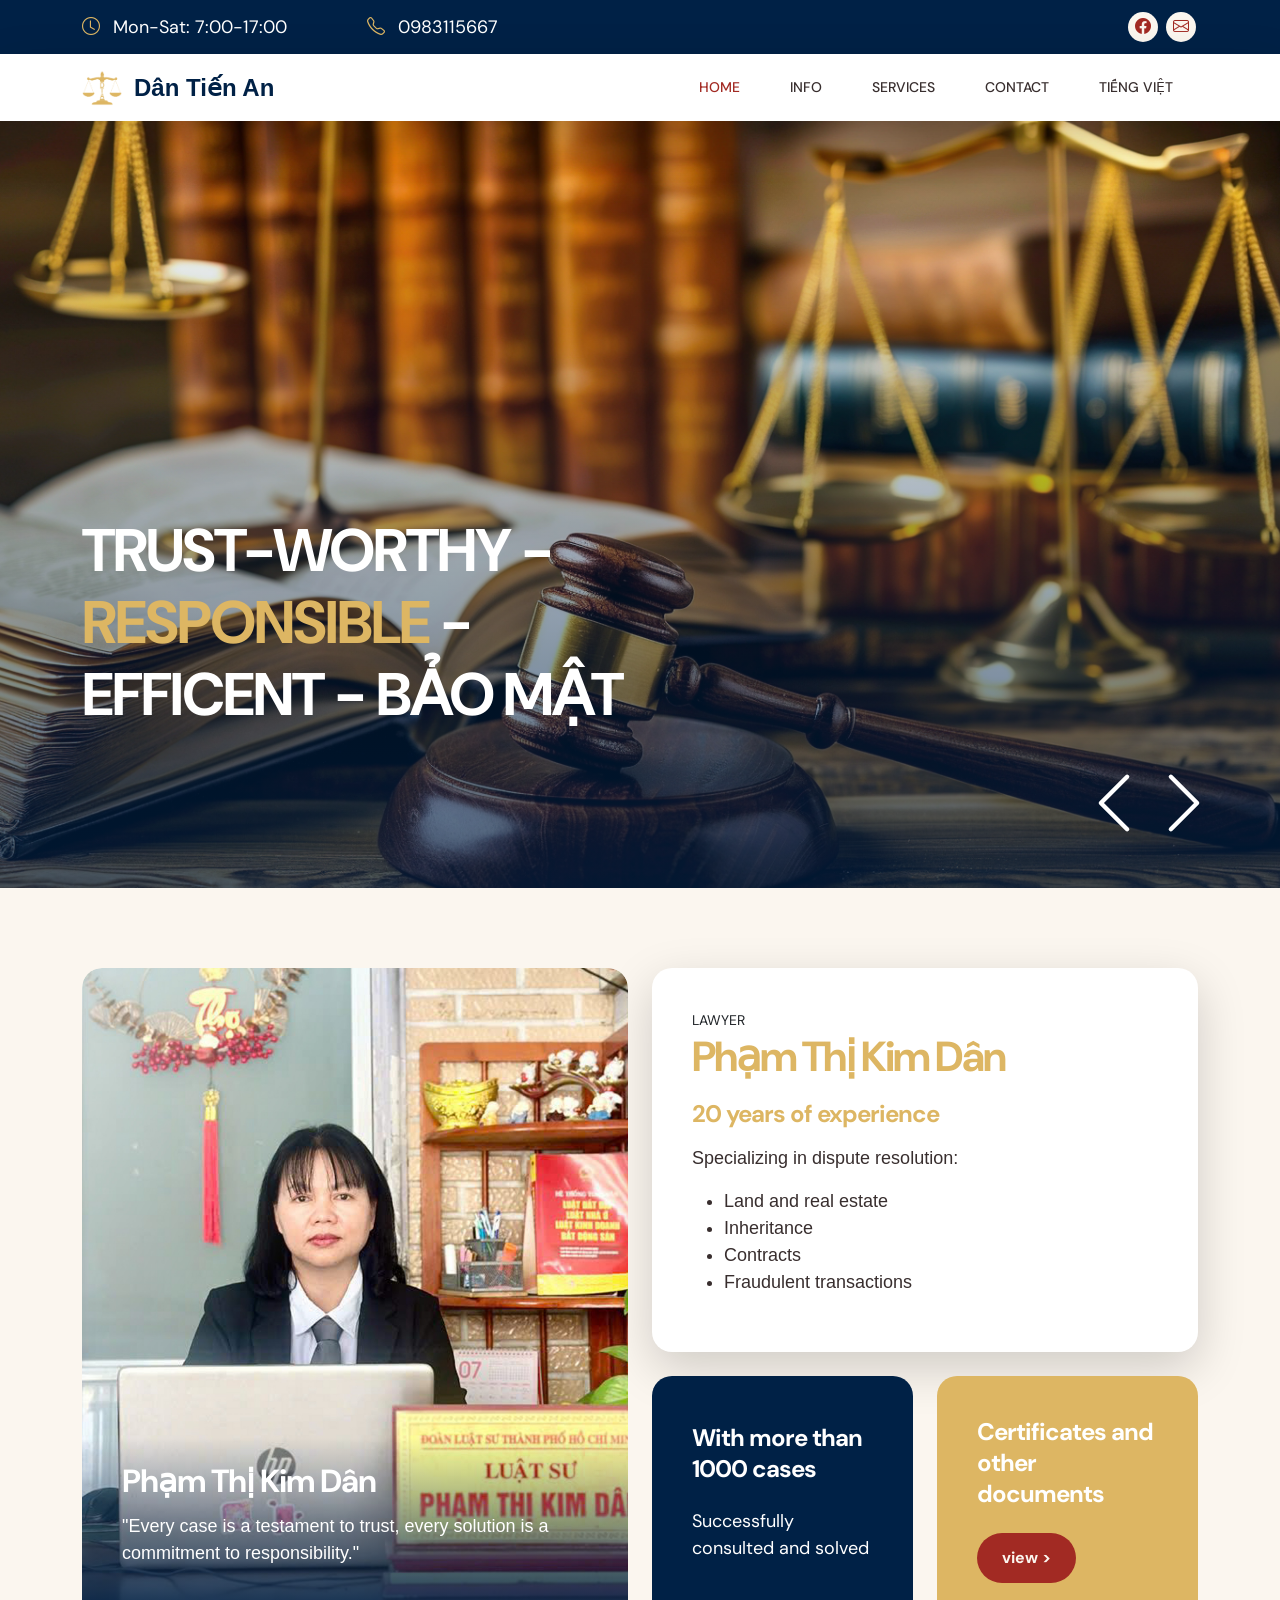
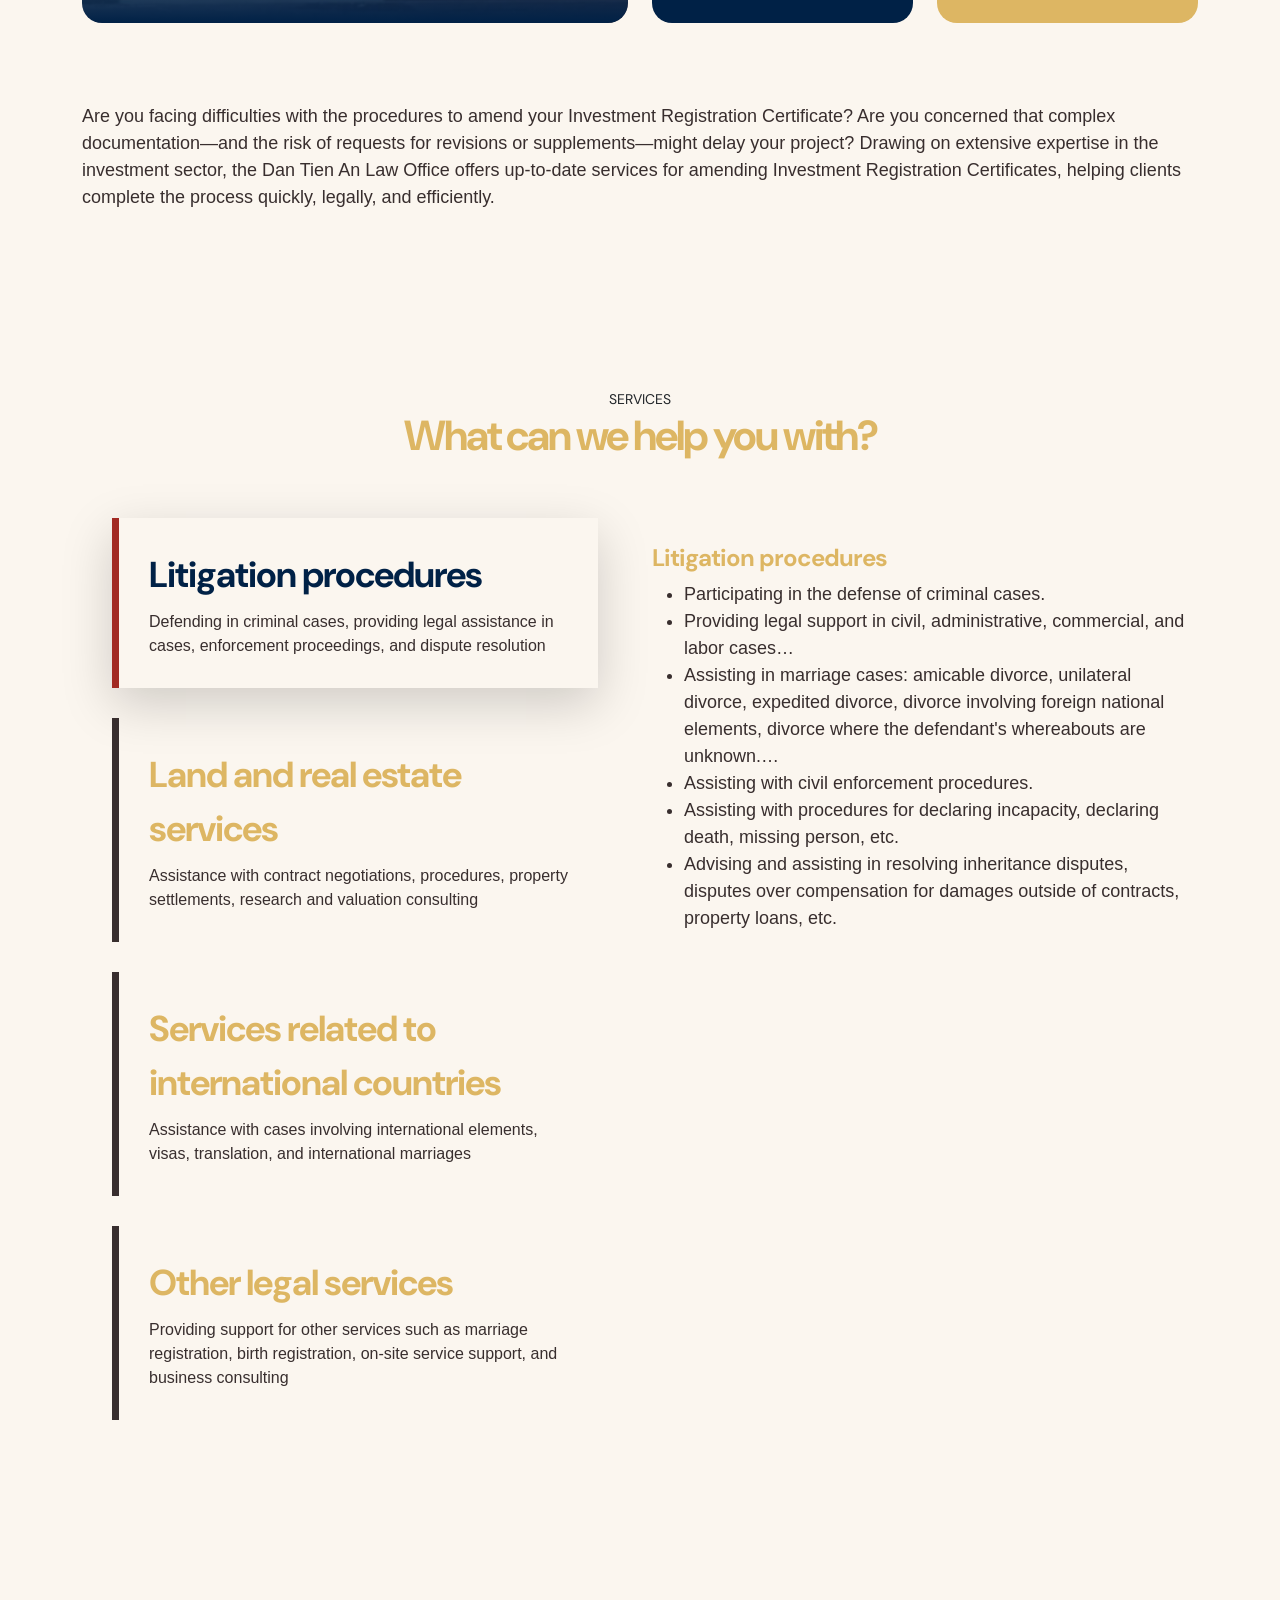
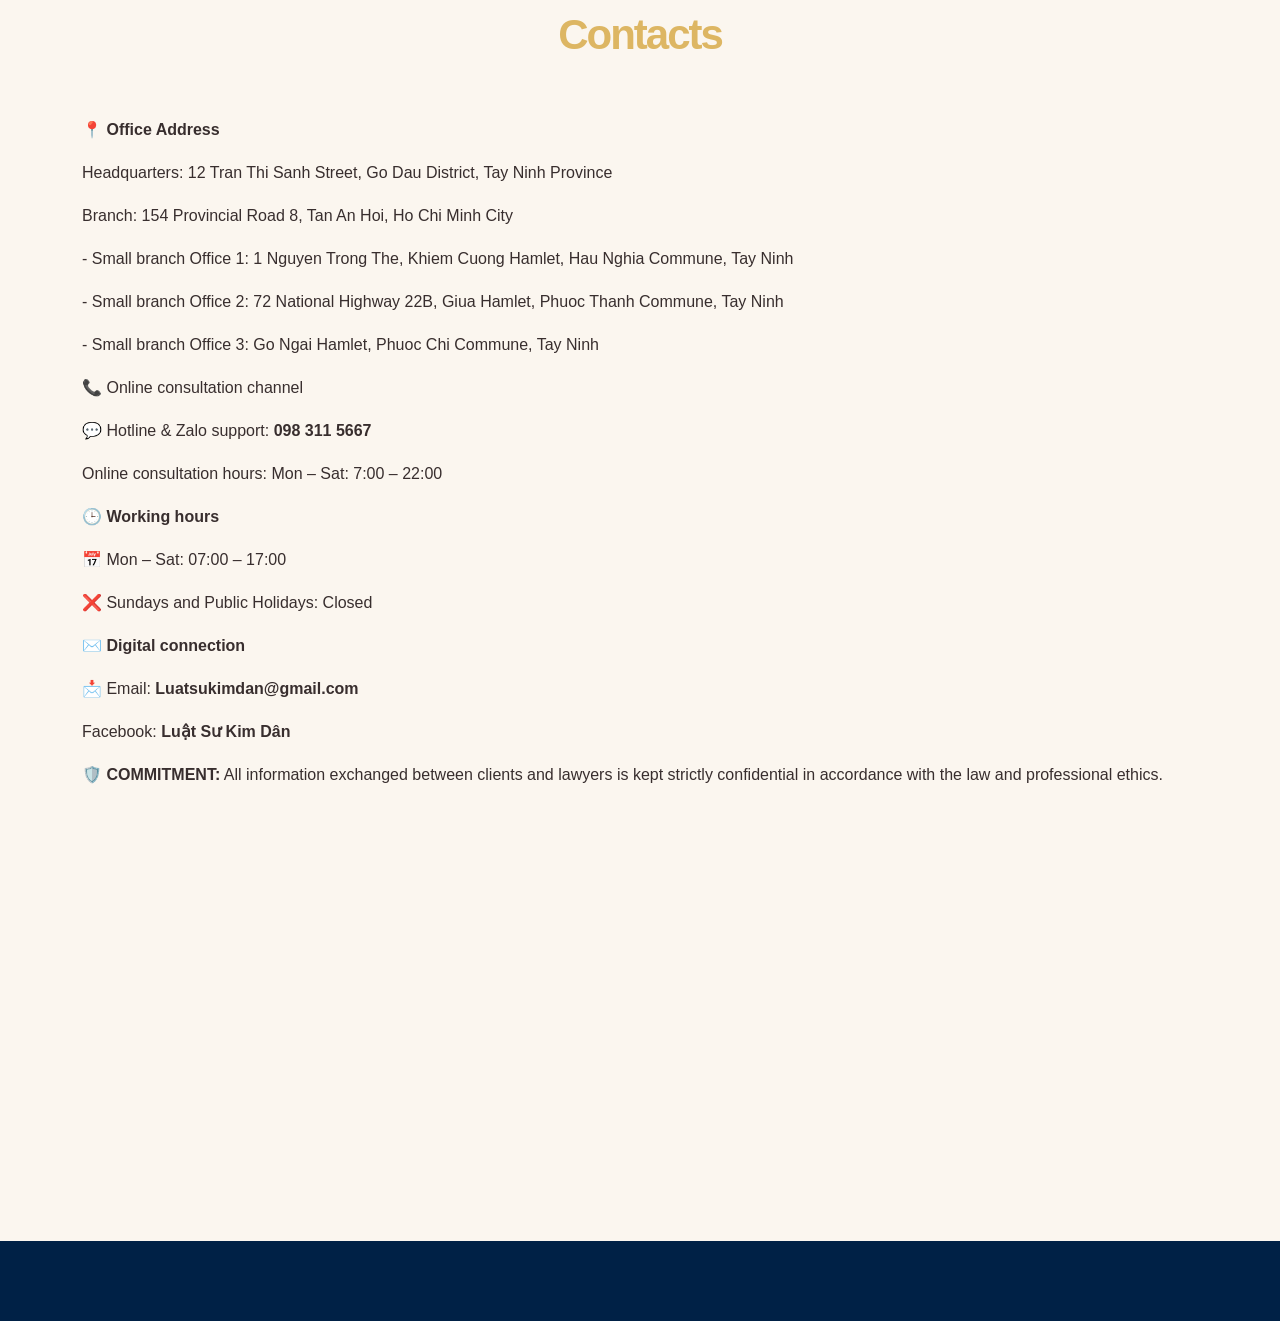
<file: index-english.html>
<!doctype html>
<html lang="en">
    <head>
        <meta charset="utf-8">
        <meta name="viewport" content="width=device-width, initial-scale=1">

        <meta name="description" content="">
        <meta name="author" content="Tooplate">
        <link rel="icon" href="images/logo.png">

        <title>Dan Tien An Law Firm</title>

        <!-- CSS FILES -->
        <link rel="preconnect" href="https://fonts.googleapis.com">
        
        <link rel="preconnect" href="https://fonts.gstatic.com" crossorigin>
        
        <link href="https://fonts.googleapis.com/css2?family=DM+Sans:wght@400;500;700&display=swap" rel="stylesheet">

        <link href="css/bootstrap.min.css" rel="stylesheet">

        <link href="css/bootstrap-icons.css" rel="stylesheet">

        <link href="css/magnific-popup.css" rel="stylesheet">

        <link href="css/tooplate-waso-strategy.css" rel="stylesheet">
        

    </head>
    
    <body id="section_1">

        <header class="site-header">
            <div class="container">
                <div class="row align-items-center">

                    <div class="col-lg-3 col-md-5 col-7">
                        <p class="text-white mb-0">
                            <i class="bi-clock site-header-icon me-2"></i>
                            Mon-Sat: 7:00-17:00
                        </p>
                    </div>
                    <div class="col-lg-2 col-md-3 col-5">
                        <p class="text-white mb-0">
                            <a href="tel: 0983115667" class="text-white">
                                <i class="bi-telephone site-header-icon me-2"></i>
                                0983115667
                            </a>
                        </p>
                    </div>

                    <div class="col-lg-3 col-md-3 col-12 ms-auto">
                        <ul class="social-icon">
                            <li><a href="https://www.facebook.com/dan.kim.52012/" class="social-icon-link bi-facebook"></a></li>
                            <li><a href="mailto:Luatsukimdan@gmail.com" class="social-icon-link bi-envelope"></a></li>
                        </ul>
                    </div>

                </div>
            </div>
        </header>

        <nav class="navbar navbar-expand-lg bg-white shadow-lg">
            <div class="container">

                 <a href="index-english.html" class="brand-container">
                    <img src="images/logo.png" alt="Logo" class="logo">
                    <span class="brand-name">Dân Tiến An</span>
                </a>

                <button class="navbar-toggler" type="button" data-bs-toggle="collapse" data-bs-target="#navbarNav" aria-controls="navbarNav" aria-expanded="false" aria-label="Toggle navigation">
                    <span class="navbar-toggler-icon"></span>
                </button>

                <div class="collapse navbar-collapse" id="navbarNav">
                    <ul class="navbar-nav ms-auto">
                        <li class="nav-item">
                            <a class="nav-link click-scroll" href="#section_1"><small class="small-title"><strong class="text-warning"></strong></small> Home</a>
                        </li>

                        <li class="nav-item">
                            <a class="nav-link click-scroll" href="#section_2"><small class="small-title"><strong class="text-warning"></strong></small> Info</a>
                        </li>

                        <li class="nav-item">
                            <a class="nav-link click-scroll" href="#section_3"><small class="small-title"><strong class="text-warning"></strong></small> Services</a>
                        </li>

                        <li class="nav-item">
                            <a class="nav-link click-scroll" href="#section_5"><small class="small-title"><strong class="text-warning"></strong></small> Contact</a>
                        </li>
                        <li class="nav-item">
                            <a class="nav-link click-scroll" href="index.html"><small class="small-title"><strong class="text-warning"></strong></small> Tiếng Việt</a>
                        </li>
                    </ul>
                <div>
                        
            </div>
        </nav>

        <main>
<!--

banner
-->
            <section class="hero">
                <div class="container-fluid h-100">
                    <div class="row h-100">

                        <div id="carouselExampleCaptions" class="carousel carousel-fade hero-carousel slide" data-bs-ride="carousel">
                            <div class="carousel-inner">
                                <div class="carousel-item active">
                                    <div class="container position-relative h-100">
                                        <div class="carousel-caption d-flex flex-column justify-content-center">


                                            <h1>TRUST-WORTHY - <span class="text-warning">RESPONSIBLE </span> - EFFICENT - BẢO MẬT</h1>

                                        </div>
                                    </div>

                                    <div class="carousel-image-wrap">
                                        <img src="images/slide/banner1.jpg" class="img-fluid carousel-image" alt="">
                                    </div>
                                </div>

                                <div class="carousel-item">
                                    <div class="container position-relative h-100">
                                        <div class="carousel-caption d-flex flex-column justify-content-center">
                                           

                                            <h1>When your rights is in danger <span class="text-warning"></span></h1>
                                            <h1> <span class="text-warning">Let us acompany and help you</span></h1>

                                        </div>
                                    </div>
                                    
                                    <div class="carousel-image-wrap">
                                        <img src="images/slide/banner2.jpg" class="img-fluid carousel-image" alt="">
                                    </div>
                                </div>

                                <button class="carousel-control-prev" type="button" data-bs-target="#carouselExampleCaptions" data-bs-slide="prev">
                                    <span class="carousel-control-prev-icon" aria-hidden="true"></span>
                                    <span class="visually-hidden">Previous</span>
                                </button>

                                <button class="carousel-control-next" type="button" data-bs-target="#carouselExampleCaptions" data-bs-slide="next">
                                    <span class="carousel-control-next-icon" aria-hidden="true"></span>
                                    <span class="visually-hidden">Next</span>
                                </button>
                            </div>
                        </div>

                    </div>
                </div>
            </section>

<!--

Introduction to lawyer

-->
            <section class="about section-padding" id="section_2">
                <div class="container">
                    <div class="row">

                        <div class="col-lg-6 col-12 mb-5 mb-lg-0">
                            <div class="about-image-wrap h-100">
                                <img src="images/lawyer1.jpg" class="img-fluid about-image" alt="">

                                <div class="about-image-info">
                                    <h4 class="text-white">Phạm Thị Kim Dân</h4>

                                    <p class="text-white" style="font-family:Arial,Helvetica,sans-serif;">"Every case is a testament to trust, every solution is a commitment to responsibility."</p>
                                </div>
                            </div>
                        </div>
                        

                        <div class="col-lg-6 col-12 d-flex flex-column">
                            <div class="about-thumb bg-white shadow-lg">
                                
                                <div class="about-info">
                                    <small class="small-title">Lawyer <strong class="text-warning"></strong></small>

                                    <h2 class="mb-3">Phạm Thị Kim Dân </h2>

                                    <h5 class="mb-3">20 years of experience</h5>

                                    <p style="font-family:Arial,Helvetica,sans-serif;">Specializing in dispute resolution:
</p>

                                    <ul >
                                        <li style="font-family:Arial,Helvetica,sans-serif;">Land and real estate</li>
                                        <li style="font-family:Arial,Helvetica,sans-serif;">Inheritance</li>
                                        <li style="font-family:Arial,Helvetica,sans-serif;">Contracts</li>
                                        <li style="font-family:Arial,Helvetica,sans-serif;">Fraudulent transactions</li>
                                    </ul>
                                        
                                </div>
                            </div>

                            <div class="row h-100">
                                <div class="col-lg-6 col-6">
                                     <div class="about-thumb d-flex flex-column justify-content-center bg-danger mb-lg-0 h-100">
                                        
                                        <div class="about-info">
                                            <h5 class="text-white mb-4">With more than 1000 cases </h5>

                                            <p class="text-white">Successfully consulted and solved </p>
                                        </div>
                                    </div>
                                </div>
                                

                                <div class="col-lg-6 col-6">
                                        <div class="about-thumb d-flex flex-column justify-content-center bg-warning mb-lg-0 h-100">
                                        
                                        <div class="about-info">
                                            <h5 class="text-white mb-4">Certificates and other documents</h5>

                                            <a class="custom-btn btn custom-bg-primary" href="certificates-english.html">view ></a>
                                        </div>
                                    </div>

                                </div>
                            </div>
                        </div>
                        <div style="padding-top: 80px; font-family:Arial,Helvetica,sans-serif;">  
                            <p style="font-family:Arial,Helvetica,sans-serif;">Are you facing difficulties with the procedures to amend your Investment Registration Certificate? Are you concerned that complex documentation—and the risk of requests for revisions or supplements—might delay your project? Drawing on extensive expertise in the investment sector, the Dan Tien An Law Office offers up-to-date services for amending Investment Registration Certificates, helping clients complete the process quickly, legally, and efficiently.</p>
                        </div>  
                    </div>
                </div>
            </section>

            <!--

Services

-->
            <section class="services section-padding" id="section_3">
                <div class="container">
                    <div class="row">
            <!--

dich vu

-->
                        <div class="col-lg-10 col-12 text-center mx-auto mb-5">
                            <small class="small-title" >Services<strong class="text-warning"></strong></small>

                            <h2>What can we help you with?</h2>

                        </div>

                                    <!--

end dich vu

-->

                        <div class="col-lg-6 col-12">
                            <nav>
                                <div class="nav nav-tabs flex-column align-items-baseline" id="nav-tab" role="tablist">
                                    <button class="nav-link active" id="nav-business-tab" data-bs-toggle="tab" data-bs-target="#nav-business" type="button" role="tab" aria-controls="nav-business" aria-selected="true">
                                        <h3>Litigation procedures</h3>

                                        <span style="font-family:Arial,Helvetica,sans-serif;">Defending in criminal cases, providing legal assistance in cases, enforcement proceedings, and dispute resolution</span>
                                    </button>

                                    <button class="nav-link" id="nav-strategy-tab" data-bs-toggle="tab" data-bs-target="#nav-strategy" type="button" role="tab" aria-controls="nav-strategy" aria-selected="false">
                                        <h3>Land and real estate services</h3>
                                        
                                        <span style="font-family:Arial,Helvetica,sans-serif;">Assistance with contract negotiations, procedures, property settlements, research and valuation consulting</span>
                                    </button>

                                    <button class="nav-link" id="nav-video-tab" data-bs-toggle="tab" data-bs-target="#nav-video" type="button" role="tab" aria-controls="nav-video" aria-selected="false">
                                        <h3>Services related to international countries</h3>
                                        
                                        <span style="font-family:Arial,Helvetica,sans-serif;">Assistance with cases involving international elements, visas, translation, and international marriages</span>
                                    </button>
                                     <button class="nav-link" id="nav-other-tab" data-bs-toggle="tab" data-bs-target="#nav-other" type="button" role="tab" aria-controls="nav-other" aria-selected="false">
                                        <h3>Other legal services</h3>
                                        
                                        <span style="font-family:Arial,Helvetica,sans-serif;">Providing support for other services such as marriage registration, birth registration, on-site service support, and business consulting</span>
                                    </button>
                                </div>
                            </nav>
                        </div>

                        <div class="col-lg-6 col-12">
                            <div class="tab-content" id="nav-tabContent">
                                <div class="tab-pane fade show active" id="nav-business" role="tabpanel" aria-labelledby="nav-intro-tab">
                                    <!-- <img src="images/services/hotroLyhon.jpg" class="img-fluid" alt=""> -->

                                    <h5 class="mt-4 mb-2">Litigation procedures</h5>

                                    <ul style="font-family:Arial,Helvetica,sans-serif;">
                                        <li>Participating in the defense of criminal cases.</li>
                                        <li>Providing legal support in civil, administrative, commercial, and labor cases…</li>
                                        <li>Assisting in marriage cases: amicable divorce, unilateral divorce, expedited divorce, divorce involving foreign national elements, divorce where the defendant's whereabouts are unknown.…</li>
                                        <li>Assisting with civil enforcement procedures.</li>
                                        <li>Assisting with procedures for declaring incapacity, declaring death, missing person, etc.
</li>
                                        <li>Advising and assisting in resolving inheritance disputes, disputes over compensation for damages outside of contracts, property loans, etc.</li>
                                    </ul>

                                </div>

                                <div class="tab-pane fade show" id="nav-strategy" role="tabpanel" aria-labelledby="nav-strategy-tab">
                                    <img src="images/services/hotroBatdongsan.jpg" class="img-fluid" alt="">

                                    <h5 class="mt-4 mb-2" >Land and real estate services</h5>

                                    <!-- <div class="row">
                                        <div class="col-lg-6 col-12">
                                            <p style="font-family:Arial,Helvetica,sans-serif;">Hỗ trợ</p>
                                        </div>
                                            
                                        <div class="col-lg-6 col-12">
                                            <p style="font-family:Arial,Helvetica,sans-serif;">Lorem ipsum </p>
                                        </div>
                                    </div> -->
                                    <ul style="font-family:Arial,Helvetica,sans-serif;">
                                        <li>Drafting and assisting in the signing of contracts: Deposit, transfer, gift, pledge, mortgage of land use rights.</li>
                                        <li>Support for procedures related to land subdivision, land consolidation, grid map conversion, etc.</li>
                                        <li>Support for procedures related to inheritance division agreements and will drafting.
</li>
                                        <li>Support for procedures related to updating current status, issuing new licenses, and renewing licenses.</li>
                                        <li>Support for searching for disputed properties and checking planning regulations.</li>
                                        <li>Consulting on surveying, valuation, document and evidence collection (bailiff services).</li>
                                    </ul>
                                </div>
                                <div class="tab-pane fade show" id="nav-video" role="tabpanel" aria-labelledby="nav-video-tab">
                                    <!-- <img src="images/services/thutucKhaisinh.jpg" class="img-fluid" alt=""> -->

                                    <h5 class="mt-4 mb-2">Services related to international countries</h5>

                                    <ul style="font-family:Arial,Helvetica,sans-serif;">
                                        <li>Visa extension, visa exemption, consular legalization, etc.</li>
                                        <li>Document translation services.</li>
                                        <li>Marriage registration involving foreign nationals.</li>
                                    </ul>

                                    
                                </div>


                                <div class="tab-pane fade show" id="nav-other" role="tabpanel" aria-labelledby="nav-video-tab">
                                    <img src="images/services/thutucKhaisinh.jpg" class="img-fluid" alt="">

                                    <h5 class="mt-4 mb-2">Other legal services</h5>

                                    <ul style="font-family:Arial,Helvetica,sans-serif;">
                                        <li>Support for marriage registration, birth registration, recognition or non-recognition of parentage, etc.</li>
                                        <li>Support for online public administrative services.</li>
                                        <li>Investment and legal consulting for businesses.</li>
                                        <li>Assistance with business registration, company establishment registration, etc.</li>
                                    </ul>

                                </div>
                                


                            </div>
                        </div>

                                    </div>
                                </a>
                            </div>
                        </div>
                    </div>
                </div>

                        

                    </div>
                </div>
            </section>

            <section class="projects section-padding pb-0" id="section_4">
                <div class="container">
                    <div class="row">

                        <div class="col-lg-10 col-12 text-center mx-auto mb-5">
                            <small class="small-title"> <strong class="text-warning"></strong></small>

                            <h2 style="font-family:Arial,Helvetica,sans-serif;">Contacts</h2>
                        </div>
                            
                                                    
                            <p style="text-align: justify;"><span style="font-size:16px;"><span style="font-family:Arial,Helvetica,sans-serif;">📍<strong> Office Address</strong></span></span></p>

                            <p style="text-align: justify;"><span style="font-size:16px;"><span style="font-family:Arial,Helvetica,sans-serif;">Headquarters: 12 Tran Thi Sanh Street, Go Dau District, Tay Ninh Province
</span></span></p>
                            <p style="text-align: justify;"><span style="font-size:16px;"><span style="font-family:Arial,Helvetica,sans-serif;">Branch: 154 Provincial Road 8, Tan An Hoi, Ho Chi Minh City
</span></span></p>
                            <p style="text-align: justify;"><span style="font-size:16px;"><span style="font-family:Arial,Helvetica,sans-serif;"> - Small branch Office 1: 1 Nguyen Trong The, Khiem Cuong Hamlet, Hau Nghia Commune, Tay Ninh</span></span></p>
                            <p style="text-align: justify;"><span style="font-size:16px;"><span style="font-family:Arial,Helvetica,sans-serif;"> - Small branch Office 2: 72 National Highway 22B, Giua Hamlet, Phuoc Thanh Commune, Tay Ninh</span></span></p>
                            <p style="text-align: justify;"><span style="font-size:16px;"><span style="font-family:Arial,Helvetica,sans-serif;"> - Small branch Office 3: Go Ngai Hamlet, Phuoc Chi Commune, Tay Ninh</span></span></p>

                            <p style="text-align: justify;"><span style="font-size:16px;"><span style="font-family:Arial,Helvetica,sans-serif;">📞 Online consultation channel</span></span></p>

                            <p style="text-align: justify;"><span style="font-size:16px;"><span style="font-family:Arial,Helvetica,sans-serif;">💬 Hotline & Zalo support: <span ><strong>098 311 5667</strong></span></span></span></p>
                            <p style="text-align: justify;"><span style="font-size:16px;"><span style="font-family:Arial,Helvetica,sans-serif;"> Online consultation hours: Mon – Sat: 7:00 – 22:00
</span></span></p>


                            <p style="text-align: justify;"><span style="font-size:16px;"><span style="font-family:Arial,Helvetica,sans-serif;">🕒 <strong>Working hours</strong></span></span></p>

                            <p style="text-align: justify;"><span style="font-size:16px;"><span style="font-family:Arial,Helvetica,sans-serif;">📅 Mon – Sat: 07:00 – 17:00
</span></span></p>

                            <p style="text-align: justify;"><span style="font-size:16px;"><span style="font-family:Arial,Helvetica,sans-serif;">❌ Sundays and Public Holidays: Closed</span></span></p>

                            <p style="text-align: justify;"><span style="font-size:16px;"><span style="font-family:Arial,Helvetica,sans-serif;">✉️<strong> Digital connection</strong></span></span></p>

                            <p style="text-align: justify;"><span style="font-size:16px;"><span style="font-family:Arial,Helvetica,sans-serif;">📩 Email: <strong>Luatsukimdan@gmail.com</strong></span></span></p>

                            <p style="text-align: justify;"><span style="font-size:16px;"><span style="font-family:Arial,Helvetica,sans-serif;">Facebook: <strong>Luật Sư Kim Dân</strong></span></span></p>

                            
                            </div>
                            <p style="text-align: justify;"><span style="font-size:16px;"><span style="font-family:Arial,Helvetica,sans-serif;">🛡️ <strong>COMMITMENT:</strong> All information exchanged between clients and lawyers is kept strictly confidential in accordance with the law and professional ethics.</span></span></p>
                    </div>
                </div>
            </section>

            <section id="google-map" style="padding-top: 80px;">
          <iframe src="https://www.google.com/maps/embed?pb=!1m18!1m12!1m3!1d3915.3553242087073!2d106.2638324!3d11.086873499999998!2m3!1f0!2f0!3f0!3m2!1i1024!2i768!4f13.1!3m3!1m2!1s0x310b3b006488552b%3A0x3d591f6a940e6b2a!2zVsSDbiBwaMOybmcgbHXhuq10IHPGsCBEw6JuIFRp4bq_biBBbg!5e0!3m2!1sen!2s!4v1781378113532!5m2!1sen!2s" width="100%" height="350" frameborder="0" style="border:0" allowfullscreen></iframe>
     </section>           

        </main>

        <footer class="site-footer">
            <div class="container">
                <!-- <div class="row">
                        
                    <div class="col-lg-6 col-12">
                        <div class="site-footer-wrap d-flex align-items-center">
                            <p class="copyright-text mb-0 me-4">Copyright © 2036 Waso Strategy Co., Ltd.</p>
                            
                        </div>
                    </div>
                    
                    <div class="col-lg-6 col-12">
                    	<p class="copyright-text mb-0 me-4">Waso HTML Template is designed by Tooplate</p>
                    </div>

                </div> -->
            </div>
        </footer>

        <!-- JAVASCRIPT FILES -->
        <script src="js/jquery.min.js"></script>
        <script src="js/bootstrap.min.js"></script>
        <script src="js/jquery.sticky.js"></script>
        <script src="js/jquery.magnific-popup.min.js"></script>
        <script src="js/magnific-popup-options.js"></script>
        <script src="js/click-scroll.js"></script>
        <script src="js/custom.js"></script>

    </body>
</html>
</file>
<file: css/tooplate-waso-strategy.css>
/*---------------------------------------
  CUSTOM PROPERTIES ( VARIABLES )             
-----------------------------------------*/
:root {
  --white-color:                  #fbf6ef;
  --primary-color:                #002146;
  --secondary-color:              #a22a23;
  --section-bg-color:             #fbf6ef;
  --dark-color:                   #ddb663;
  --p-color:                      #382e2e;

  --body-font-family:             'DM Sans', sans-serif;

  --h1-font-size:                 60px;
  --h2-font-size:                 42px;
  --h3-font-size:                 36px;
  --h4-font-size:                 32px;
  --h5-font-size:                 24px;
  --h6-font-size:                 22px;
  --p-font-size:                  18px;
  --menu-font-size:               14px;
  --copyright-text-font-size:     16px;

  --font-weight-normal:           400;
  --font-weight-medium:           500;
  --font-weight-bold:             700;
}

body {
    background: var(--white-color);
    font-family: var(--body-font-family); 
}

/*---------------------------------------
  LOGO              
-----------------------------------------*/

 .brand-container {
    display: flex;
    align-items: center;
    text-decoration: none;
    gap: 12px;
  }

  .logo {
    height: 40px;
    width: auto;
  }

  .brand-name {
    font-size: 24px;
    font-weight: bold;
    color: var(--primary-color);
    font-family: sans-serif;
  }




/*---------------------------------------
  TYPOGRAPHY               
-----------------------------------------*/

h2,
h3,
h4,
h5,
h6 {
  color: var(--dark-color);
}

h1,
h2,
h3,
h4,
h5,
h6 {
  font-weight: var(--font-weight-bold);
  letter-spacing: -1px;
}

h1 {
  font-size: var(--h1-font-size);
  letter-spacing: -2px;
}

h2 {
  font-size: var(--h2-font-size);
  letter-spacing: -2px;
}

h3 {
  font-size: var(--h3-font-size);
  line-height: inherit;
}

h4 {
  font-size: var(--h4-font-size);
  line-height: inherit;
}

h5 {
  font-size: var(--h5-font-size);
  line-height: normal;
}

h6 {
  font-size: var(--h6-font-size);
}

p {
  color: var(--p-color);
  font-size: var(--p-font-size);
  font-weight: var(--font-weight-normal);
}

ul li {
  color: var(--p-color);
  font-size: var(--p-font-size);
  font-weight: var(--font-weight-normal);
}

a, 
button {
  touch-action: manipulation;
  transition: all 0.3s;
}

a {
  color: var(--p-color);
  text-decoration: none;
}

a:hover {
  color: var(--primary-color);
}

::selection {
  background: var(--primary-color);
  color: var(--white-color);
}

::-moz-selection {
  background: var(--primary-color);
  color: var(--white-color);
}

.section-hero ::selection,
.bg-warning ::selection {
  background: #002146;
}

.section-padding {
  padding-top: 80px;
  padding-bottom: 80px;
}

.custom-border-radius {
  border-radius: 20px;
}

b,
strong {
  font-weight: var(--font-weight-bold);
}

.small-title {
  text-transform: uppercase;
}

.bg-yellow {background: var(--dark-color);
}
.bg-blue {background: var(--primary-color);
}

/*---------------------------------------
  CUSTOM ICON               
-----------------------------------------*/
.custom-icon {
  display: inline-block;
  height: 45px;
  width: 45px;
  line-height: 45px;
  border: 3px solid var(--white-color);
  text-align: center;
  border-radius: 50%;
  font-size: 20px;
  position: relative;
}

.custom-icon::before,
.custom-icon::after {
  box-sizing: inherit;
  content: "";
  position: absolute;
  width: 100%;
  height: 100%;
  left: 0;
  top: 0;
  border-radius: 50%;
}

.custom-icon::before {
  border: 3px solid transparent;
}

.custom-icon::after {
  border: 0 solid transparent;
}

.custom-icon:hover {
  border-color: transparent;
}

.custom-icon:hover::before {
  border-top-color: var(--primary-color);
  border-right-color: var(--primary-color);
  border-bottom-color: var(--primary-color);
  transition: border-top-color .15s linear,border-right-color .15s linear .1s,border-bottom-color .15s linear .2s;
}

.custom-icon:hover::after {
  border-top: 3px solid var(--primary-color);
  border-left-width: 3px;
  border-right-width: 3px;
  transform: rotate(270deg);
  transition: transform .4s linear 0s,border-left-width 0s linear .35s;
}

.play-icon::before {
  position: relative;
  left: 1px;
}


/*---------------------------------------
  CUSTOM BUTTON               
-----------------------------------------*/
.custom-btn {
  background: var(--secondary-color);
  border-radius: 100px;
  color: var(--white-color);
  font-size: var(--copyright-text-font-size);
  font-weight: var(--font-weight-bold);
  padding: 12px 24px;
}

.custom-btn:hover {
  background: var(--primary-color);
  color: var(--white-color);
}

.custom-bg-primary {
  background: var(--secondary-color);
}

.custom-bg-primary:hover {
  background: var(--white-color);
  color: var(--dark-color);
}


/*---------------------------------------
  NAVIGATION              
-----------------------------------------*/
.navbar {
  z-index: 9;
  right: 0;
  left: 0;
}

.navbar-brand {
  font-size: 32px;
  font-weight: var(--font-weight-bold);
  color: var(--primary-color);
}

.navbar-expand-lg .navbar-nav .nav-link {
  padding-right: 25px;
  padding-left: 25px;
}

.navbar-nav .nav-link {
  color: var(--p-color);
  font-size: var(--menu-font-size);
  font-weight: var(--font-weight-medium);
  text-transform: uppercase;
  padding-top: 15px;
  padding-bottom: 15px;
}

.navbar-nav .nav-link.active, 
.navbar-nav .nav-link:hover,
.projects-detail-page .navbar-nav .nav-link.active:hover {
  color: var(--secondary-color);
}

.projects-detail-page .navbar-nav .nav-link.active {
  color: var(--p-color);
}

.navbar-toggler {
  border: 0;
  padding: 0;
  cursor: pointer;
  margin: 0;
  width: 30px;
  height: 35px;
  outline: none;
}

.navbar-toggler:focus {
  outline: none;
  box-shadow: none;
}

.navbar-toggler[aria-expanded="true"] .navbar-toggler-icon {
  background: transparent;
}

.navbar-toggler[aria-expanded="true"] .navbar-toggler-icon:before,
.navbar-toggler[aria-expanded="true"] .navbar-toggler-icon:after {
  transition: top 300ms 50ms ease, -webkit-transform 300ms 350ms ease;
  transition: top 300ms 50ms ease, transform 300ms 350ms ease;
  transition: top 300ms 50ms ease, transform 300ms 350ms ease, -webkit-transform 300ms 350ms ease;
  top: 0;
}

.navbar-toggler[aria-expanded="true"] .navbar-toggler-icon:before {
  transform: rotate(45deg);
}

.navbar-toggler[aria-expanded="true"] .navbar-toggler-icon:after {
  transform: rotate(-45deg);
}

.navbar-toggler .navbar-toggler-icon {
  background: var(--dark-color);
  transition: background 10ms 100ms ease;
  display: block;
  width: 30px;
  height: 2px;
  position: relative;
}

.navbar-toggler .navbar-toggler-icon:before,
.navbar-toggler .navbar-toggler-icon:after {
  transition: top 300ms 350ms ease, -webkit-transform 300ms 50ms ease;
  transition: top 300ms 350ms ease, transform 300ms 50ms ease;
  transition: top 300ms 350ms ease, transform 300ms 50ms ease, -webkit-transform 300ms 50ms ease;
  position: absolute;
  right: 0;
  left: 0;
  background: var(--dark-color);
  width: 30px;
  height: 2px;
  content: '';
}

.navbar-toggler .navbar-toggler-icon::before {
  top: -8px;
}

.navbar-toggler .navbar-toggler-icon::after {
  top: 8px;
}

.breadcrumb-item.active {
  color: var(--primary-color);
}


/*---------------------------------------
  SITE HEADER              
-----------------------------------------*/
.site-header {
  background: var(--primary-color);
  padding-top: 10px;
  padding-bottom: 10px;
}

.site-header-icon {
  color: var(--dark-color);
}

.site-header .social-icon {
  text-align: right;
}


/*---------------------------------------
  HERO              
-----------------------------------------*/
.hero {
  position: relative;
  height: calc(100vh - 133px);
}

.section-hero {
  background-image: url('../images/jason-goodman-MUZFKa_mttU-unsplash.jpg');
  background-repeat: no-repeat;
  background-position: center;
  background-size: cover;
  position: relative;
  height: auto;
  padding-top: 180px;
  padding-bottom: 180px;
}

.section-hero::before {
  content: "";
  background: linear-gradient(to top, var(--primary-color), transparent 90%);
  position: absolute;
  top: 0;
  right: 0;
  left: 0;
  width: 100%;
  height: 100%;
  pointer-events: none;
  opacity: 0.7;
}

.section-hero-text {
  position: relative;
}

.carousel {
  padding-right: 0;
  padding-left: 0;
}

.hero-carousel,
.carousel-inner,
.carousel-item {
  height: 100%;
}

.carousel-image-wrap::before {
  content: "";
  background: linear-gradient(to top, var(--primary-color), transparent 95%);
  position: absolute;
  z-index: 2;
  top: 0;
  right: 0;
  left: 0;
  width: 100%;
  height: 100%;
  pointer-events: none;
  opacity: 0.7;
}

.carousel-caption {
  z-index: 9;
  top: 32%;
  bottom: 0;
  left: 0;
  text-align: left;
  width: 50%;
  margin-right: 12px;
  margin-left: 12px;
}

.carousel-image-wrap {
  position: absolute;
  top: 0;
  right: 0;
  bottom: 0;
  width: 100%;
  height: 100%;
  margin-left: auto;
}

.carousel-image {
  width: 100%;
  height: 100%;
  object-fit: cover;
}

.carousel-control-next, 
.carousel-control-prev {
  top: auto;
  bottom: 50px;
  opacity: 1;
}

.carousel-control-prev {
  left: auto;
  right: 70px;
}

.carousel-control-next-icon, 
.carousel-control-prev-icon {
  width: 70px;
  height: 70px;
}


/*---------------------------------------
  ABOUT              
-----------------------------------------*/
.about-image-wrap {
  border-radius: 20px;
  position: relative;
  overflow: hidden;
}

.about-image-info {
  background: linear-gradient(to top, var(--primary-color), transparent 90%);
  position: absolute;
  bottom: 0;
  right: 0;
  left: 0;
  padding: 40px;
}

.about-image {
  border-radius: 20px;
  width: 100%;
  height: 100%;
  object-fit: cover;
}

.about-thumb {
  background: var(--primary-color);
  border-radius: 20px;
  margin-bottom: 24px;
  padding: 40px;
}


/*---------------------------------------
  SERVICES              
-----------------------------------------*/
.services {
  background: var(--section-bg-color);
}

.nav-tabs {
  border-bottom: 0;
}

.nav-tabs .nav-link,
.nav-tabs .nav-link span {
  color: var(--p-color);
  display: block;
  text-align: left;
}

.nav-tabs .nav-link {
  border-radius: 0;
  border: 0;
  border-left: 7px solid var(--p-color);
  margin-right: 30px;
  margin-left: 30px;
  margin-bottom: 30px;
  padding: 30px;
  transition: all 0.3s ease-in-out;
}

.nav-tabs .nav-item.show .nav-link, 
.nav-tabs .nav-link.active,
.nav-tabs .nav-link:focus, 
.nav-tabs .nav-link:hover {
  border-left-color: var(--secondary-color);
  background: var(--white-color);
  box-shadow: 0 1rem 3rem rgba(0,0,0,.175);
}

.nav-tabs .nav-link.active h3,
.nav-tabs .nav-link:focus h3, 
.nav-tabs .nav-link:hover h3 {
  color: var(--primary-color);
}


/*---------------------------------------
  PROJECTS              
-----------------------------------------*/
.projects-thumb {
  border-radius: 20px;
  position: relative;
  overflow: hidden;
  margin-bottom: 24px;
  transition: all 0.3s;
  cursor: pointer;
}

.projects-thumb-large {
  min-height: 178px;
}

.projects-thumb:hover {
  background: var(--white-color);
  box-shadow: 0 1rem 3rem rgba(0,0,0,.175);
}

.projects-thumb:hover .projects-image {
  transform: scale(1.2);
}

.projects-thumb:hover .projects-title-wrap {
  padding-bottom: 30px;
}

.projects-thumb:hover .custom-btn,
.projects-btn-wrap .custom-btn:hover {
  background: var(--primary-color);
}

.projects-title-wrap {
  background: linear-gradient(to top, var(--  -color), transparent 90%);
  position: absolute;
  bottom: 0;
  right: 0;
  left: 0;
  padding: 25px 25px 10px 25px;
  transition: all 0.2s;
}

.projects-small-title {
  color: var(--primary-color);
  text-transform: uppercase;
}

.projects-title {
  color: var(--white-color);
}

.projects-image {
  border-radius: 20px;
  width: 100%;
  height: auto;
  transition: all 0.3s;
}

.projects-thumb-large .projects-image {
  object-fit: cover;
  height: 100%;
}

.projects-btn-wrap {
  position: absolute;
  bottom: 25px;
  right: 25px;
}

.projects-btn-wrap .custom-btn {
  font-size: 30px;
  padding: 7.5px 15px;
}


/*---------------------------------------
  CONTACT INFO               
-----------------------------------------*/
.contact-thumb {
  position: relative;
  bottom: 140px;
  margin-bottom: -140px;
}

.contact-info {
  border-radius: 20px;
  padding: 40px;
}

.google-map {
  border-radius: 20px;
}

.contact-icon {
  color: var(--primary-color);
  font-size: var(--h4-font-size);
}


/*---------------------------------------
  CONTACT              
-----------------------------------------*/
.contact-container-wrap {
  background-color: var(--primary-color);
  padding-bottom: 120px;
}

.contact-form {
  margin-top: 30px;
  margin-right: 30px;
}


/*---------------------------------------
  CUSTOM FORM               
-----------------------------------------*/
.custom-form .form-control {
  background: transparent;
  box-shadow: none;
  border-radius: 0;
  border: 0;
  border-bottom: 3px solid var(--section-bg-color);
  margin-bottom: 24px;
  padding-top: 13px;
  padding-bottom: 13px;
  transition: all 0.3s;
  outline: none;
}

.custom-form .form-control:hover,
.custom-form .form-control:focus {
  background: var(--white-color);
}

.custom-form button[type="submit"] {
  background: var(--secondary-color);
  border-radius: 100px;
  border: 0;
  color: var(--white-color);
  font-weight: var(--font-weight-bold);
  transition: all 0.3s;
  margin-bottom: 0;
}

.custom-form button[type="submit"]:hover,
.custom-form button[type="submit"]:focus {
  background: var(--white-color);
  color: var(--dark-color);
}


/*---------------------------------------
  SITE FOOTER              
-----------------------------------------*/
.site-footer {
  background: var(--primary-color);
  padding-top: 40px;
  padding-bottom: 40px;
}

.site-footer .copyright-text {
  color: var(--white-color);
  font-size: var(--copyright-text-font-size);
}


/*---------------------------------------
  SOCIAL ICON               
-----------------------------------------*/
.social-icon {
  margin: 0;
  padding: 0;
}

.social-icon li {
  list-style: none;
  display: inline-block;
  vertical-align: top;
}

.social-icon-link {
  background: var(--white-color);
  border-radius: 20px;
  font-size: var(--copyright-text-font-size);
  color: var(--secondary-color);
  display: inline-block;
  vertical-align: top;
  margin: 2px;
  width: 30px;
  height: 30px;
  line-height: 30px;
  text-align: center;
}

.social-icon-link:hover {
  color: var(--dark-color);
}


/*---------------------------------------
  RESPONSIVE STYLES               
-----------------------------------------*/
@media screen and (min-width: 1600px) {
  .projects-thumb-large {
    min-height: 416px;
  }
}

@media screen and (max-width: 1280px) {
  .contact svg {
    bottom: 0;
    margin-bottom: 0;
  }
}

@media screen and (max-width: 991px) {
  h1 {
    font-size: 48px;
  }

  h2 {
    font-size: 36px;
  }

  h3 {
    font-size: 32px;
  }

  h4 {
    font-size: 28px;
  }

  h5 {
    font-size: 20px;
  }

  h6 {
    font-size: 18px;
  }

  .section-padding {
    padding-top: 80px;
    padding-bottom: 80px;
  }

  .custom-btn {
    font-size: var(--copyright-text-font-size);
    padding: 8px 16px;
  }

  .navbar-expand-lg .navbar-nav .nav-link {
    padding-left: 0;
  }

  .navbar-nav .nav-link {
    padding-top: 10px;
    padding-bottom: 10px;
  }

  .site-header .social-icon {
    text-align: left;
    margin-top: 10px;
  }

  .carousel-caption {
    width: 100%;
  }

  .about-thumb {
    padding: 30px;
  }

  .about-image {
    height: auto;
    margin-bottom: 24px;
  }

  .contact-container-wrap {
    padding-bottom: 50px;
  }

  .contact-form {
    margin-right: 0;
    margin-top: 80px;
    margin-bottom: 50px;
  }

  .contact-thumb {
    bottom: 0;
    margin-bottom: 0;
  }

  .site-footer {
    text-align: center;
  }
}

@media screen and (max-width: 480px) {
  h1 {
    font-size: 38px;
  }

  h2 {
    font-size: 32px;
  }

  h3 {
    font-size: 28px;
  }

  h4 {
    font-size: 24px;
  }

  h5 {
    font-size: 20px;
  }

  .contact-icon {
    font-size: 24px;
  }

  .site-header p {
    font-size: 14px;
  }

  .carousel-control-next, 
  .carousel-control-prev {
    bottom: 20px;
  }

  .nav-tabs .nav-link {
    margin-right: 0;
    margin-left: 0;
    padding: 15px;
  }

  .contact-info {
    padding: 30px 25px;
  }

  .site-footer-wrap {
    flex-direction: column;
  }

  .copyright-text {
    padding-bottom: 10px;
  }
}
</file>
